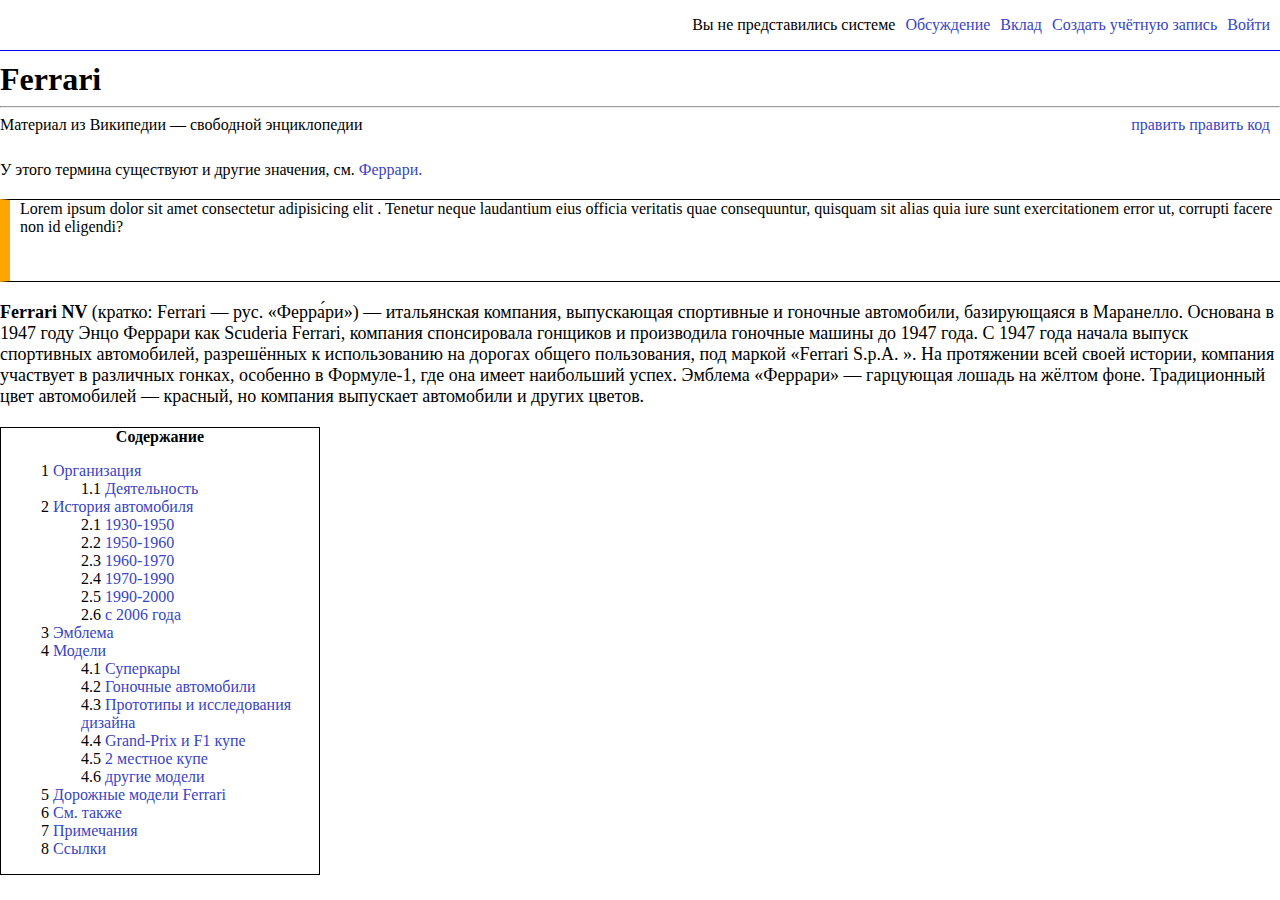
<file: index.html>
<!DOCTYPE html>
<html lang="en">
<head>
    <meta charset="UTF-8">
    <meta name="viewport" content="width=device-width, initial-scale=1.0">
    <title>Ferrari</title>
    <link rel="shortcut icon" href="/image/wikipedia.ico" type="img/x-icon">
    <link rel="stylesheet" href="style/style.css">
</head>
<body>
    <header class="header">
        <nav class="nav">
            <ul>
                <li>Вы не представились системе</li>
                <li><a href="#">Обсуждение</a></li>
                <li><a href="#">Вклад</a></li>
                <li><a href="#">Создать учётную запись</a></li>
                <li><a href="#">Войти</a></li>
            </ul>
        </nav>
    </header>

    <div class="title">
        <div class="container">
            <h1>Ferrari</h1><hr>
            <div class="subtitle">
                <p>Материал из Википедии — свободной энциклопедии</p>
                <div class="subtitle__item">
                    <a href="#">править</a>
                    <a href="#">править код</a>
                </div>
            </div>
        </div>
    </div>
    <div class="main">
        <div class="container">
            <p>У этого термина существуют и другие значения, см. <span><a href="#">Феррари.</a></span></p>
            <div class="main__box">
                <p>Lorem ipsum dolor sit amet consectetur adipisicing elit
                    . Tenetur neque laudantium eius officia veritatis quae
                    consequuntur, quisquam sit alias
                    quia iure sunt exercitationem error 
                    ut, corrupti facere non id eligendi?</p>
            </div>
            <div class="main__text">
                <p>
                    <strong>Ferrari NV </strong>(кратко: Ferrari — рус. «Ферра́ри») — итальянская компания,
                    выпускающая спортивные и гоночные
                    автомобили, базирующаяся в Маранелло. Основана в 1947 году Энцо Феррари как Scuderia Ferrari, 
                    компания спонсировала гонщиков и производила гоночные машины до 1947 года. С 
                    1947 года начала выпуск спортивных автомобилей, разрешённых к 
                    использованию на дорогах общего пользования, под маркой «Ferrari S.p.A.
                    ». На протяжении всей своей истории, компания участвует в различных 
                    гонках, особенно в Формуле-1, где она имеет наибольший успех. 
                    Эмблема «Феррари» — гарцующая лошадь на жёлтом фоне. Традиционный цвет автомобилей — 
                    красный, но компания выпускает автомобили и других цветов.
                </p>
            </div>
            <div class="main__list">
                <h2>Содержание</h2>
                <ol>
                    <li><a href="#">Организация</a>
                        <ol>
                            <li><a href="#">Деятельность</a></li>
                        </ol>
                    </li>
                    <li><a href="#">История автомобиля</a>
                        <ol>
                            <li><a href="#">1930-1950</a></li>
                            <li><a href="#">1950-1960</a></li>
                            <li><a href="#">1960-1970</a></li>
                            <li><a href="#">1970-1990</a></li>
                            <li><a href="#">1990-2000</a></li>
                            <li><a href="#">c 2006 года</a></li>
                        </ol>
                    </li>
                    <li><a href="#">Эмблема</a></li>
                    <li><a href="#">Модели</a>
                        <ol>
                            <li><a href="#">Суперкары</a></li>
                            <li><a href="#">Гоночные автомобили</a></li>
                            <li><a href="#">Прототипы и исследования дизайна</a></li>
                            <li><a href="#">Grand-Prix и F1 купе</a></li>
                            <li><a href="#">2 местное купе</a></li>
                            <li><a href="#">другие модели</a></li>
                        </ol>
                    </li>
                    <li><a href="#">Дорожные модели Ferrari</a></li>
                    <li><a href="#">См. также</a></li>
                    <li><a href="#">Примечания</a></li>
                    <li><a href="#">Ссылки</a></li>
                </ol>
            </div>
        </div>
    </div>
</body>
</html>
</file>
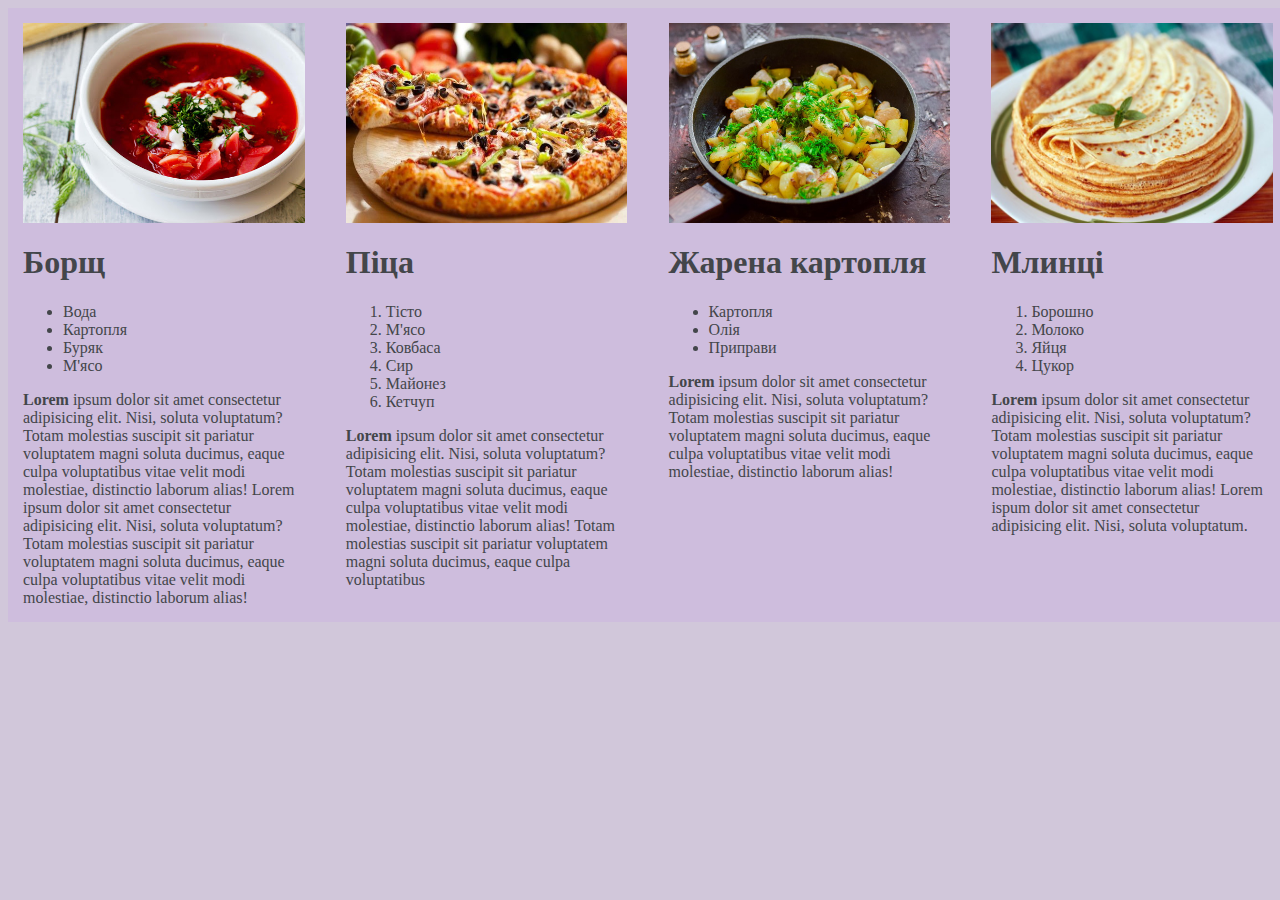
<file: homework/hw - 1/index.html>
<!DOCTYPE html>
<html lang="en">
<head>
    <meta charset="UTF-8">
    <meta name="viewport" content="width=device-width, initial-scale=1.0">
    <title>Homework</title>
    <link rel="stylesheet" href="style/style.css">
</head>
<body>
    <section>
        <div class="container">
            <div class="dishes">
                <div class="dishes__item">
                    <a href="#">
                        <img class="dishes__img" src="image/borschc.jpg" alt="борщ">
                    </a>
                    <h1>Борщ</h1>
                    <ul>
                        <li>Вода</li>
                        <li>Картопля</li>
                        <li>Буряк</li>
                        <li>М'ясо</li>
                    </ul>
                    <p>
                        <strong>Lorem</strong> ipsum dolor sit amet consectetur adipisicing
                        elit. Nisi, soluta voluptatum? Totam molestias suscipit
                        sit pariatur voluptatem magni soluta ducimus,
                        eaque culpa voluptatibus 
                        vitae velit modi molestiae, distinctio laborum alias!
                        Lorem ipsum dolor sit amet consectetur adipisicing
                        elit. Nisi, soluta voluptatum? Totam molestias suscipit
                        sit pariatur voluptatem magni soluta ducimus,
                        eaque culpa voluptatibus 
                        vitae velit modi molestiae, distinctio laborum alias!
                    </p>
                </div>
            </div>
            <div class="dishes">
                <div class="dishes__item">
                    <a href="#">
                        <img class="dishes__img" src="image/pizza.jpg" alt="борщ">
                    </a>
                    <h1>Піца</h1>
                    <ol>
                        <li>Тісто</li>
                        <li>М'ясо</li>
                        <li>Ковбаса</li>
                        <li>Сир</li>
                        <li>Майонез</li>
                        <li>Кетчуп</li>
                    </ol>
                    <p>
                        <strong>Lorem</strong> ipsum dolor sit amet consectetur adipisicing
                        elit. Nisi, soluta voluptatum? Totam molestias suscipit
                        sit pariatur voluptatem magni soluta ducimus,
                        eaque culpa voluptatibus 
                        vitae velit modi molestiae, distinctio laborum alias!
                        Totam molestias suscipit
                        sit pariatur voluptatem magni soluta ducimus,
                        eaque culpa voluptatibus
                        
                    </p>
                </div>
            </div>
            <div class="dishes">
                <div class="dishes__item">
                    <a href="#">
                        <img class="dishes__img" src="image/potato.jpg" alt="борщ">
                    </a>
                    <h1>Жарена картопля</h1>
                    <ul>
                        <li>Картопля</li>
                        <li>Олія</li>
                        <li>Приправи</li>
                    </ul>
                    <p>
                        <strong>Lorem</strong> ipsum dolor sit amet consectetur adipisicing
                        elit. Nisi, soluta voluptatum? Totam molestias suscipit
                        sit pariatur voluptatem magni soluta ducimus,
                        eaque culpa voluptatibus 
                        vitae velit modi molestiae, distinctio laborum alias!
                    </p>
                </div>
            </div>
            <div class="dishes">
                <div class="dishes__item">
                    <a href="#">
                        <img class="dishes__img" src="image/pancakes.jpg" alt="борщ">
                    </a>
                    <h1>Млинці</h1>
                    <ol>
                        <li>Борошно</li>
                        <li>Молоко</li>
                        <li>Яйця</li>
                        <li>Цукор</li>
                    </ol>
                    <p>
                        <strong>Lorem</strong> ipsum dolor sit amet consectetur adipisicing
                        elit. Nisi, soluta voluptatum? Totam molestias suscipit
                        sit pariatur voluptatem magni soluta ducimus,
                        eaque culpa voluptatibus 
                        vitae velit modi molestiae, distinctio laborum alias!
                        Lorem ispum dolor sit amet consectetur adipisicing
                        elit. Nisi, soluta voluptatum.
                        
                    </p>
                </div>
            </div>
        </div>
        
    </section>
</body>
</html>
</file>
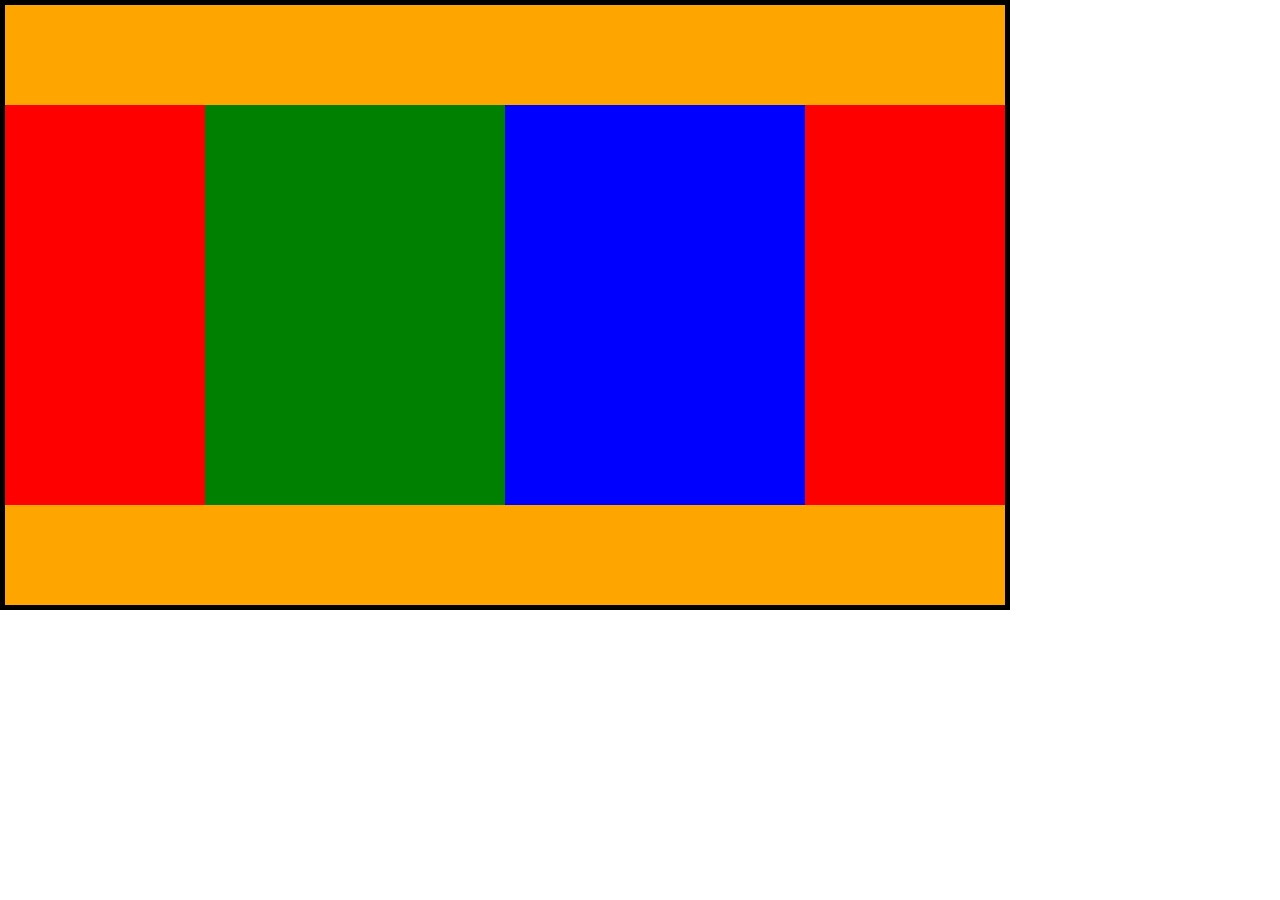
<file: homework/hw - 2/index.html>
<!doctype html>
<html lang="en">
<head>
    <meta charset="UTF-8">
    <meta name="viewport"
          content="width=device-width, user-scalable=no, initial-scale=1.0, maximum-scale=1.0, minimum-scale=1.0">
    <meta http-equiv="X-UA-Compatible" content="ie=edge">
    <link rel="stylesheet" href="style.css">
    <title>Document</title>
</head>
<body>
    <div class="wrap bg-black">
        <div class="wide bg-org"></div>
        <div class="f-l w-20 h-400 bg-red"></div>
        <div class="f-l w-30 h-400 bg-gr"></div>
        <div class="f-l w-30 h-400 bg-bl"></div>
        <div class="f-l w-20 h-400 bg-red"></div>
        <div class="wide bg-org clearfix"></div>
    </div>
</body>
</html>
</file>
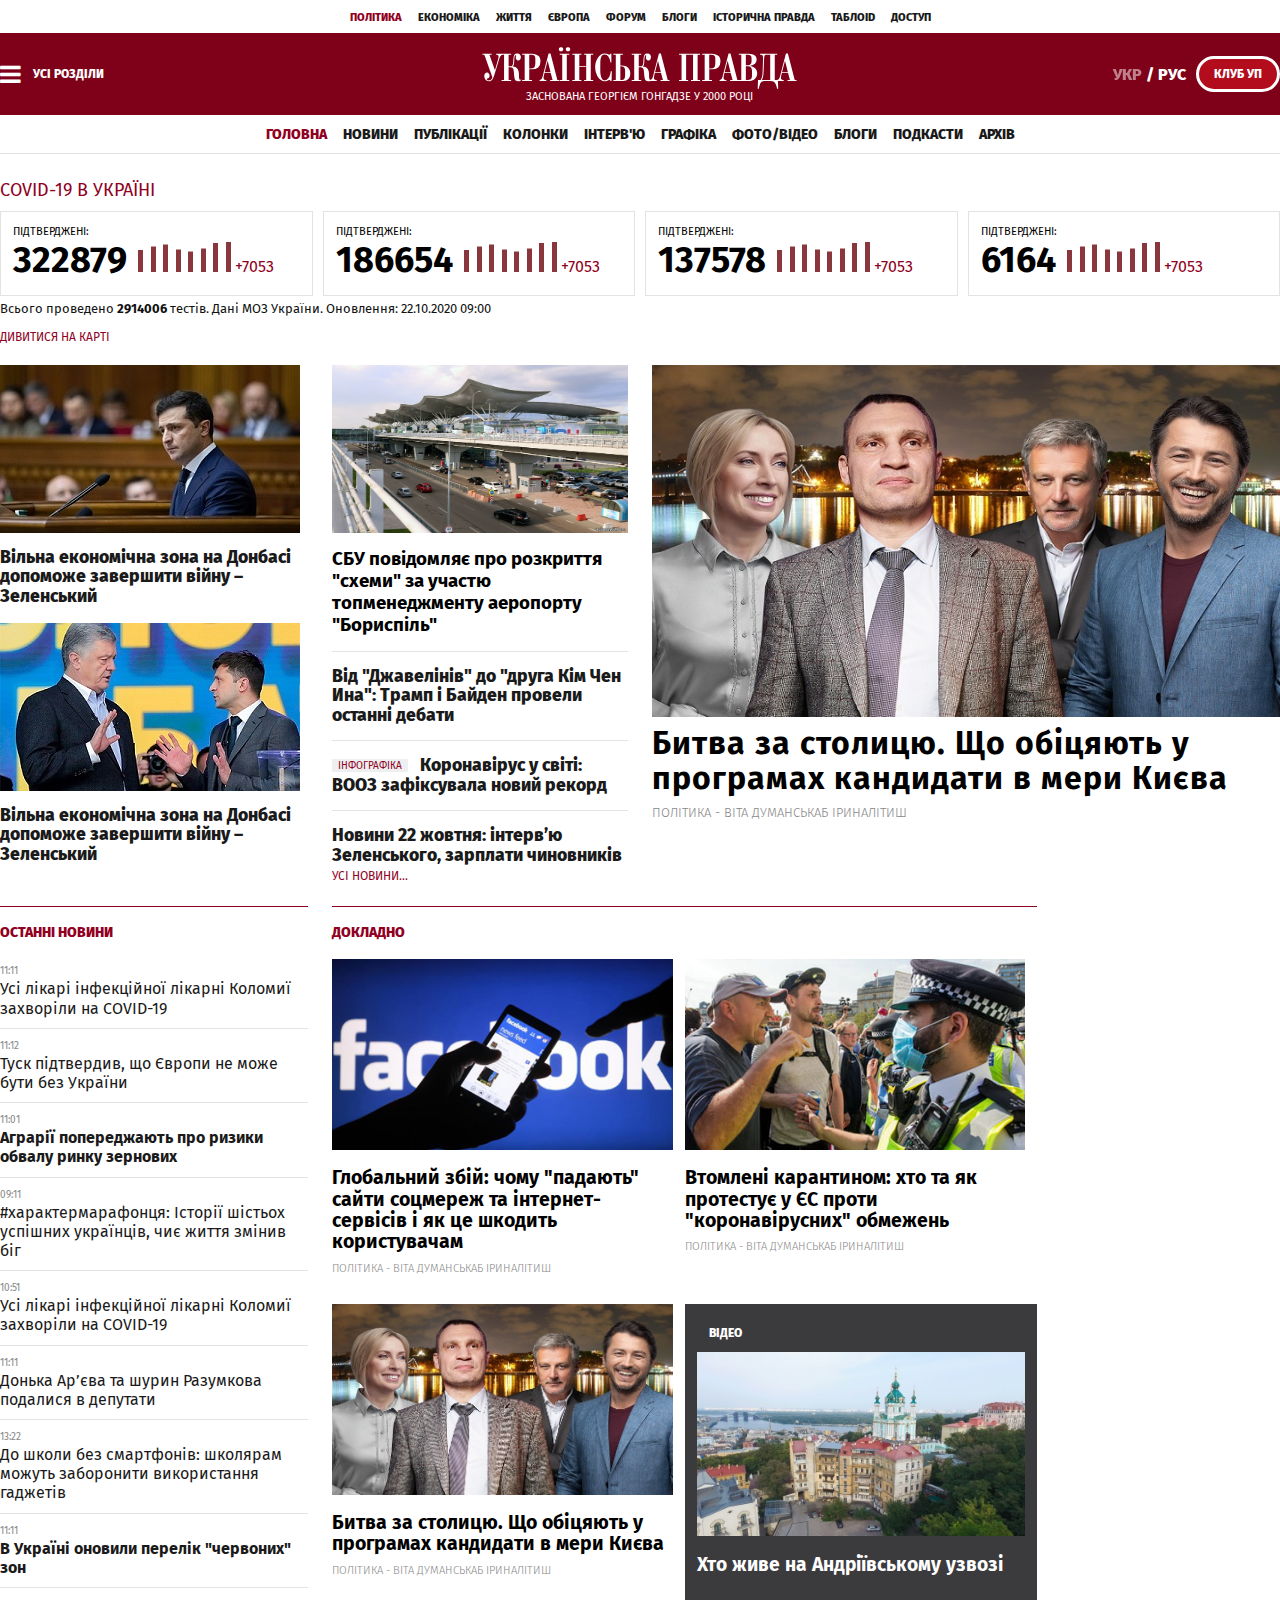
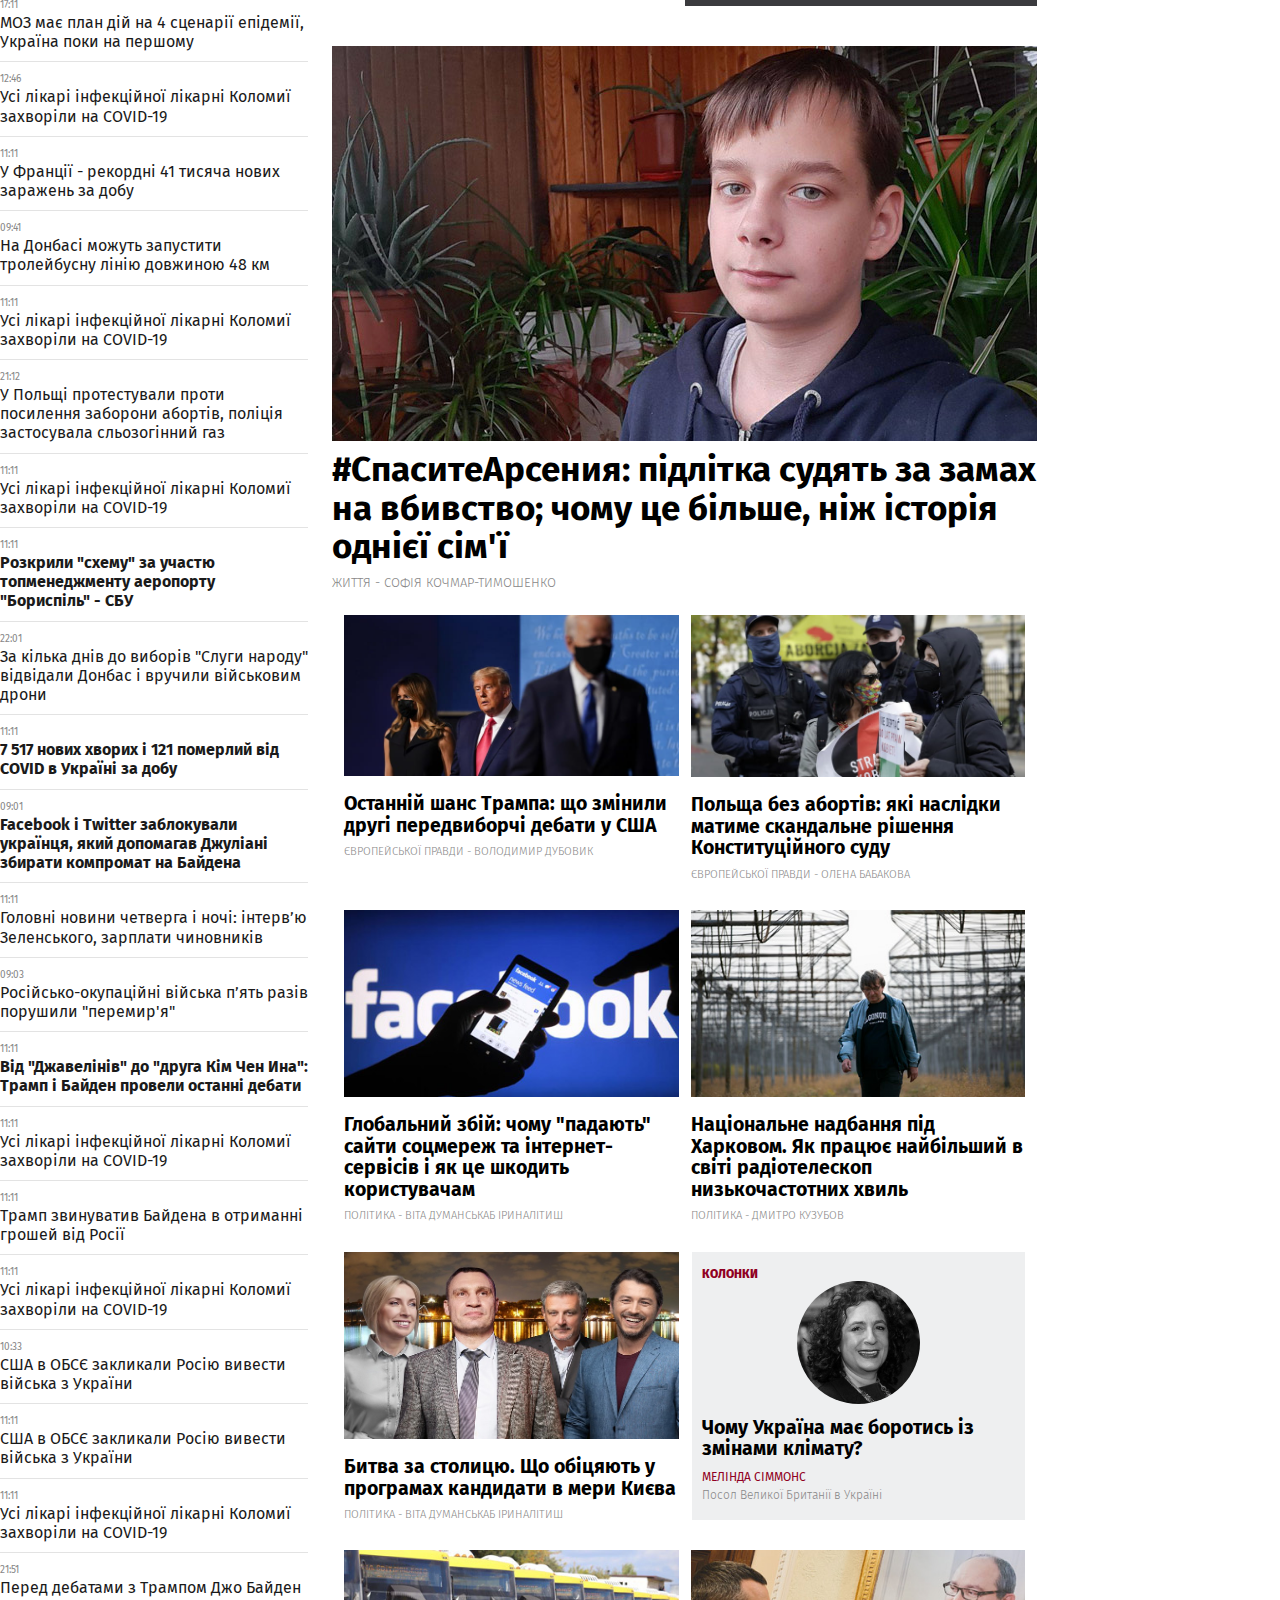
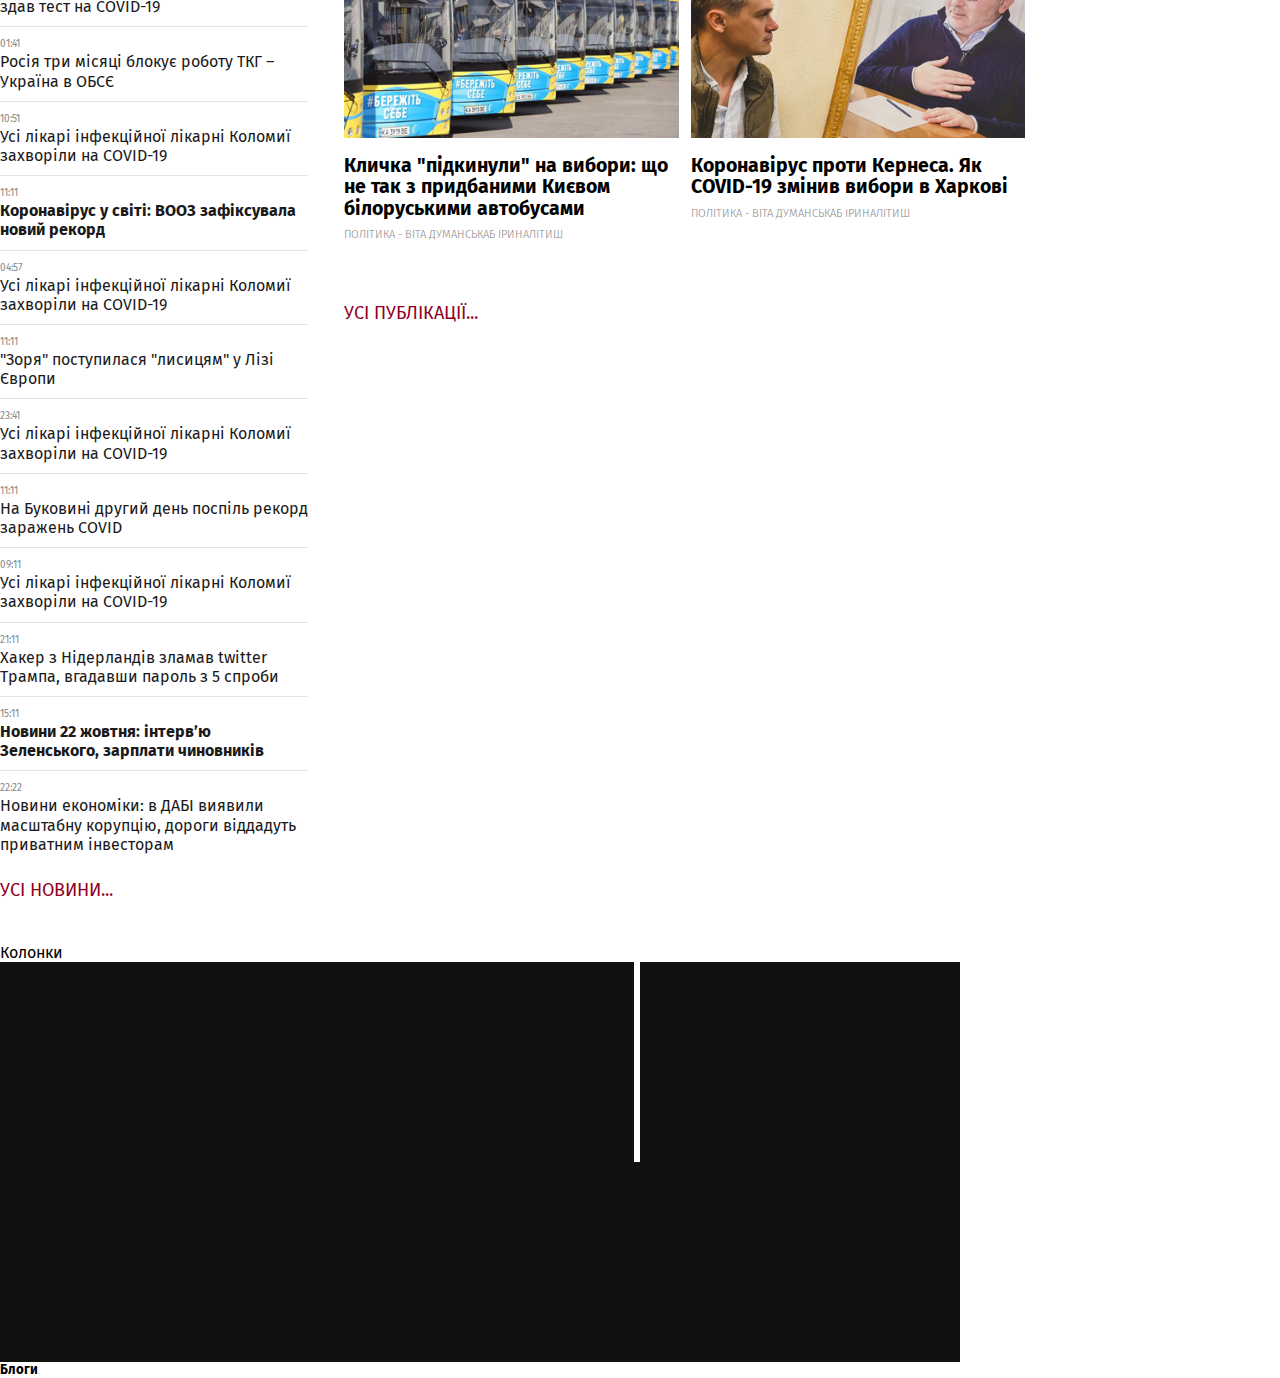
<file: homework/ukrpravda/index.html>
<!DOCTYPE html>
<html lang="uk">
<head>
    <meta charset="UTF-8">
    <meta name="viewport" content="width=device-width, initial-scale=1.0">
    <title>Українська правда</title>
    <link href="https://fonts.googleapis.com/css2?family=Fira+Sans:wght@400;700;800&display=swap" rel="stylesheet">
    <link rel="icon" type="image/png" href="images/favicon-32x32.png" sizes="32x32">
    <link rel="stylesheet" href="https://stackpath.bootstrapcdn.com/font-awesome/4.7.0/css/font-awesome.min.css">
    <link rel="stylesheet" href="style.css">
</head>
<body>
<header>
    <nav >
        <div class="container">
            <ul class="menu__top">
                <li class="menu__top-item">
                    <a href="#" class="menu__top-link active">Політика</a>
                </li>
                <li class="menu__top-item">
                    <a href="#" class="menu__top-link">Економіка</a>
                </li>
                <li class="menu__top-item">
                    <a href="#" class="menu__top-link">Життя</a>
                </li>
                <li class="menu__top-item">
                    <a href="#" class="menu__top-link">Європа</a>
                </li>
                <li class="menu__top-item">
                    <a href="#" class="menu__top-link">Форум</a>
                </li>
                <li class="menu__top-item">
                    <a href="#" class="menu__top-link">Блоги</a>
                </li>
                <li class="menu__top-item">
                    <a href="#" class="menu__top-link">Історична правда</a>
                </li>
                <li class="menu__top-item">
                    <a href="#" class="menu__top-link">таблоid</a>
                </li>
                <li class="menu__top-item">
                    <a href="#" class="menu__top-link">Доступ</a>
                </li>
            </ul>
        </div>
    </nav>
    <div class="menu">
        <div class="container">
            <div class="menu__midle">
                <div class="sections">
                    <i class="fa fa-bars"></i>
                    <a href="#">Усі розділи</a>
                </div>
                <div class="logo">
                    <a href="#">
                        <svg aria-label="Українська правда" x="0px" y="0px" viewBox="0 0 308 42" fill="#fff" xml:space="preserve" class="brand-svg">
                            <title>Українська правда</title>

                            <path class="cls-1" d="M21.483,13.8a13.258,13.258,0,0,0,.495-2.076q0.059-.6.06-0.794A1.979,1.979,0,0,0,21.8,9.857a1.523,1.523,0,0,0-.574-0.543,1.629,1.629,0,0,0-.634-0.194Q20.3,9.1,20.177,9.1h-0.4V8.246h5.938V9.1a3.551,3.551,0,0,0-2,1.32,7.371,7.371,0,0,0-.772,1.746L18.434,26.989q-0.474,1.476-.93,2.755a10.3,10.3,0,0,1-1.068,2.212,5.185,5.185,0,0,1-1.425,1.474,3.374,3.374,0,0,1-1.92.542,3.888,3.888,0,0,1-1.761-.406A4.583,4.583,0,0,1,9.924,32.48a5.025,5.025,0,0,1-.93-1.591,5.487,5.487,0,0,1-.336-1.921,3.177,3.177,0,0,1,.811-2.309,2.469,2.469,0,0,1,1.8-.834,2.243,2.243,0,0,1,1.642.756,2.865,2.865,0,0,1,.733,2.077,2.662,2.662,0,0,1-.356,1.474,3.02,3.02,0,0,1-.673.775,2.227,2.227,0,0,1-.456.272c-0.172.077-.337,0.155-0.495,0.232a2.48,2.48,0,0,0-.416.252,0.4,0.4,0,0,0-.178.329,1.03,1.03,0,0,0,.495.737,2.446,2.446,0,0,0,1.524.39,3.716,3.716,0,0,0,.712-0.077,2.031,2.031,0,0,0,.812-0.389,4.379,4.379,0,0,0,.851-0.892,5.963,5.963,0,0,0,.792-1.63L8.736,9.1H6.994V8.246h8.591V9.1h-2.1l5.186,14.628Zm11.44,6.132a4.96,4.96,0,0,0,1.128-.117,1.581,1.581,0,0,0,.871-0.582,3.486,3.486,0,0,0,.594-1.358,12.17,12.17,0,0,0,.257-2.444,30.4,30.4,0,0,1,.316-3.706,8.029,8.029,0,0,1,.673-2.308,2.406,2.406,0,0,1,1.128-1.165,4.232,4.232,0,0,1,1.723-.309,3.314,3.314,0,0,1,1.544.33,2.921,2.921,0,0,1,1.01.834,3.582,3.582,0,0,1,.554,1.086,3.744,3.744,0,0,1,.178,1.087,3.864,3.864,0,0,1-.633,2.193,2.054,2.054,0,0,1-1.821.95,1.922,1.922,0,0,1-1.722-.8,2.861,2.861,0,0,1-.535-1.611V11.662a1.25,1.25,0,0,1,.04-0.311c0.053-.18.106-0.343,0.159-0.485a1.518,1.518,0,0,0,.079-0.524,2.815,2.815,0,0,0-.039-0.466,0.3,0.3,0,0,0-.356-0.232,0.869,0.869,0,0,0-.792.621,5.55,5.55,0,0,0-.4,1.533,17.377,17.377,0,0,0-.138,1.9q-0.02.99-.06,1.727a13.5,13.5,0,0,1-.356,2.969,3.033,3.033,0,0,1-1.069,1.571L35.3,20.12a7.155,7.155,0,0,1,1.406.194,5.2,5.2,0,0,1,1.8.815,5.785,5.785,0,0,1,1.643,1.843,7.593,7.593,0,0,1,.891,3.318q0.079,1.048.079,2.154T41.2,30.461a4.957,4.957,0,0,0,.336,1.514,0.877,0.877,0,0,0,.852.6,1.032,1.032,0,0,0,.712-0.349l0.356,0.582a3.823,3.823,0,0,1-1.385.835,9.042,9.042,0,0,1-1.188.329,4.122,4.122,0,0,1-.792,0,3.953,3.953,0,0,1-1.7-.446,2.523,2.523,0,0,1-1.01-1.2,8.484,8.484,0,0,1-.574-2.27q-0.2-1.436-.356-3.647c-0.053-.725-0.119-1.422-0.2-2.1a7.158,7.158,0,0,0-.436-1.8,2.883,2.883,0,0,0-.93-1.261,2.79,2.79,0,0,0-1.722-.467h-1.7V32.809h2.336v0.854H24.887V32.809h2.3V9.1h-2.3V8.246h8.907V9.1H31.458V19.927h1.465ZM46.5,9.1H44.166V8.246h8.749a12.456,12.456,0,0,1,4.038.564,6.852,6.852,0,0,1,2.593,1.513,5.261,5.261,0,0,1,1.366,2.231,9.04,9.04,0,0,1,.4,2.677q0,4.074-2.137,5.82T52.756,22.8H50.776V32.809h2.613v0.854H44.166V32.809H46.5V9.1Zm5.661,12.844a12.48,12.48,0,0,0,1.762-.116,2.331,2.331,0,0,0,1.365-.681,3.854,3.854,0,0,0,.871-1.688,12.155,12.155,0,0,0,.317-3.142V13.563a15.279,15.279,0,0,0-.1-1.823,2.979,2.979,0,0,0-.514-1.4,2.718,2.718,0,0,0-1.227-.912,5.989,5.989,0,0,0-2.2-.33H50.776V21.945h1.386Zm18.684,4.307h-5.78L64.632,27.92a3.69,3.69,0,0,0-.1.427c-0.04.208-.126,0.711-0.257,1.513a5.1,5.1,0,0,0-.1.777,2.229,2.229,0,0,0,.1.775,1.528,1.528,0,0,0,.87,1.068,7.5,7.5,0,0,0,1.624.329v0.854H60.475V32.809a2.29,2.29,0,0,0,1.287-.407,2.839,2.839,0,0,0,.811-0.97,6.4,6.4,0,0,0,.515-1.358q0.2-.756.436-1.61L68.867,7.937h1.821L77.1,32.809h1.663v0.854H70.372V32.809h2.256ZM68,14.843L65.225,25.4h5.5ZM78.486,3.94a1.822,1.822,0,0,1,.3-1.125,1.886,1.886,0,0,1,.653-0.564,2.152,2.152,0,0,1,.693-0.213C80.353,2.013,80.492,2,80.545,2c0.079,0,.224.013,0.435,0.039a2.15,2.15,0,0,1,.673.213,1.719,1.719,0,0,1,.633.564,1.921,1.921,0,0,1,.278,1.125,2.046,2.046,0,0,1-.5,1.435,1.959,1.959,0,0,1-1.523.544A1.989,1.989,0,0,1,79,5.356,2.018,2.018,0,0,1,78.486,3.94ZM79.317,9.1V8.246h8.947V9.1H85.928V32.809h2.335v0.854H79.317V32.809h2.335V9.1H79.317Zm5.7-5.161a1.826,1.826,0,0,1,.3-1.125,1.883,1.883,0,0,1,.654-0.564,2.15,2.15,0,0,1,.692-0.213C86.885,2.013,87.023,2,87.076,2s0.191,0.013.416,0.039a2.154,2.154,0,0,1,.692.213,1.891,1.891,0,0,1,.654.564,1.827,1.827,0,0,1,.3,1.125,2,2,0,0,1-.514,1.435,2.028,2.028,0,0,1-1.544.544,1.988,1.988,0,0,1-1.544-.562A2.019,2.019,0,0,1,85.018,3.94ZM99.586,8.246V9.1h-1.94V19.81H104.1V9.1h-1.94V8.246h8.511V9.1h-2.3V32.809h2.3v0.854h-8.511V32.809h1.94V20.665H97.646V32.809h1.94v0.854H91.075V32.809h2.3V9.1h-2.3V8.246h8.511Zm27.274,8.188a12.7,12.7,0,0,0-2.038-5.627,4.206,4.206,0,0,0-3.385-2.018,2.954,2.954,0,0,0-2.474,1.086,6.616,6.616,0,0,0-1.208,2.581,14.654,14.654,0,0,0-.395,3.027q-0.04,1.533-.04,2.426l-0.039,5.316a25.615,25.615,0,0,0,.376,4.85,11.227,11.227,0,0,0,.97,3.026,3.9,3.9,0,0,0,1.326,1.572,2.76,2.76,0,0,0,1.445.447,3.708,3.708,0,0,0,1.643-.447,5.561,5.561,0,0,0,1.722-1.436,9.37,9.37,0,0,0,1.464-2.6,15.062,15.062,0,0,0,.871-3.977h0.99l-0.238,9h-0.99a1.475,1.475,0,0,0-.554-0.8,1.309,1.309,0,0,0-.633-0.174,1.833,1.833,0,0,0-.871.232q-0.437.233-.911,0.465a6.563,6.563,0,0,1-.89.389,4.225,4.225,0,0,1-1.406.193,6.469,6.469,0,0,1-3.859-1.2,10.442,10.442,0,0,1-2.85-3.124,15.841,15.841,0,0,1-1.782-4.268,18.389,18.389,0,0,1-.614-4.676,16.634,16.634,0,0,1,.634-4.481,15.742,15.742,0,0,1,1.781-4.114A10.317,10.317,0,0,1,117.7,9.1a6.187,6.187,0,0,1,3.662-1.163,6.123,6.123,0,0,1,1.979.309q0.91,0.312,1.663.622a3.364,3.364,0,0,0,.336.116,1.227,1.227,0,0,0,.337.039,1.261,1.261,0,0,0,.515-0.156,0.883,0.883,0,0,0,.435-0.622h1.029v8.188H126.86Zm10.372,2.716a10.611,10.611,0,0,1,3.306.485,7.285,7.285,0,0,1,2.553,1.416,6.323,6.323,0,0,1,1.662,2.309,7.91,7.91,0,0,1,.594,3.164,8.072,8.072,0,0,1-.752,3.8,5.814,5.814,0,0,1-1.9,2.154,6.283,6.283,0,0,1-2.494.97,16.088,16.088,0,0,1-2.494.213h-8.234V32.809h2.336V9.1h-2.336V8.246h8.907V9.1h-2.3V19.151h1.148Zm-0.158,13.658a4.561,4.561,0,0,0,1.524-.233,2.348,2.348,0,0,0,1.089-.8,3.651,3.651,0,0,0,.633-1.493,11.7,11.7,0,0,0,.2-2.367V24.893a13.987,13.987,0,0,0-.139-2.076,4.4,4.4,0,0,0-.5-1.532,2.408,2.408,0,0,0-.989-0.95A3.617,3.617,0,0,0,137.232,20h-1.148V32.809h0.99Zm17.695-12.882a4.966,4.966,0,0,0,1.128-.117,1.584,1.584,0,0,0,.871-0.582,3.5,3.5,0,0,0,.594-1.358,12.151,12.151,0,0,0,.257-2.444,30.333,30.333,0,0,1,.316-3.706,7.954,7.954,0,0,1,.675-2.308,2.386,2.386,0,0,1,1.128-1.165,4.226,4.226,0,0,1,1.722-.309,3.31,3.31,0,0,1,1.543.33,2.91,2.91,0,0,1,1.009.834,3.579,3.579,0,0,1,.555,1.086,3.731,3.731,0,0,1,.179,1.087,3.858,3.858,0,0,1-.636,2.193,2.055,2.055,0,0,1-1.82.95,1.924,1.924,0,0,1-1.722-.8,2.865,2.865,0,0,1-.535-1.611V11.662a1.273,1.273,0,0,1,.039-0.311c0.055-.18.107-0.343,0.159-0.485a1.484,1.484,0,0,0,.08-0.524,2.814,2.814,0,0,0-.039-0.466,0.3,0.3,0,0,0-.358-0.232,0.87,0.87,0,0,0-.791.621,5.623,5.623,0,0,0-.4,1.533,17.66,17.66,0,0,0-.137,1.9c-0.013.66-.034,1.236-0.06,1.727a13.458,13.458,0,0,1-.355,2.969,3.042,3.042,0,0,1-1.07,1.571l0.04,0.154a7.162,7.162,0,0,1,1.406.194,5.194,5.194,0,0,1,1.8.815,5.8,5.8,0,0,1,1.644,1.843,7.59,7.59,0,0,1,.889,3.318c0.052,0.7.081,1.417,0.081,2.154s0.026,1.409.078,2.017a4.962,4.962,0,0,0,.337,1.514,0.877,0.877,0,0,0,.85.6,1.034,1.034,0,0,0,.714-0.349l0.355,0.582a3.834,3.834,0,0,1-1.385.835,8.94,8.94,0,0,1-1.188.329,4.115,4.115,0,0,1-.791,0,3.959,3.959,0,0,1-1.7-.446,2.536,2.536,0,0,1-1.009-1.2,8.489,8.489,0,0,1-.574-2.27q-0.2-1.436-.357-3.647c-0.052-.725-0.117-1.422-0.2-2.1a6.987,6.987,0,0,0-.436-1.8,2.872,2.872,0,0,0-.93-1.261,2.787,2.787,0,0,0-1.722-.467h-1.7V32.809h2.336v0.854h-8.907V32.809h2.3V9.1h-2.3V8.246h8.907V9.1H153.3V19.927h1.465Zm19.4,6.325h-5.779l-0.436,1.669a3.643,3.643,0,0,0-.1.427c-0.039.208-.124,0.711-0.257,1.513a5.142,5.142,0,0,0-.1.777,2.2,2.2,0,0,0,.1.775,1.526,1.526,0,0,0,.872,1.068,7.477,7.477,0,0,0,1.622.329v0.854h-6.294V32.809a2.283,2.283,0,0,0,1.286-.407,2.819,2.819,0,0,0,.812-0.97,6.453,6.453,0,0,0,.515-1.358q0.2-.756.435-1.61l5.344-20.527h1.822l6.413,24.872h1.662v0.854h-8.392V32.809h2.256Zm-2.85-11.408L168.545,25.4h5.5ZM197.64,32.809h1.939v0.854h-8.55V32.809h2.335V9.1h-2.335V8.246h19.714V9.1h-2.336V32.809h2.336v0.854h-8.551V32.809h1.94V9.1H197.64V32.809ZM215.018,9.1h-2.336V8.246h8.749a12.46,12.46,0,0,1,4.038.564,6.843,6.843,0,0,1,2.592,1.513,5.261,5.261,0,0,1,1.367,2.231,9.043,9.043,0,0,1,.4,2.677q0,4.074-2.138,5.82T221.273,22.8h-1.98V32.809h2.613v0.854h-9.224V32.809h2.336V9.1Zm5.661,12.844a12.468,12.468,0,0,0,1.761-.116,2.332,2.332,0,0,0,1.366-.681,3.866,3.866,0,0,0,.871-1.688,12.166,12.166,0,0,0,.316-3.142V13.563a15.423,15.423,0,0,0-.1-1.823,2.988,2.988,0,0,0-.515-1.4,2.711,2.711,0,0,0-1.227-.912,5.99,5.99,0,0,0-2.2-.33h-1.662V21.945h1.386Zm18.685,4.307h-5.779l-0.436,1.669a3.643,3.643,0,0,0-.1.427c-0.039.208-.124,0.711-0.257,1.513a5.142,5.142,0,0,0-.1.777,2.223,2.223,0,0,0,.1.775,1.528,1.528,0,0,0,.872,1.068,7.477,7.477,0,0,0,1.622.329v0.854h-6.294V32.809a2.283,2.283,0,0,0,1.286-.407,2.819,2.819,0,0,0,.812-0.97,6.453,6.453,0,0,0,.515-1.358q0.2-.756.435-1.61l5.344-20.527h1.822l6.413,24.872h1.662v0.854h-8.392V32.809h2.257Zm-2.85-11.408L233.743,25.4h5.5Zm19.318-6.6a13.8,13.8,0,0,1,3.741.428,6.976,6.976,0,0,1,2.4,1.144,3.948,3.948,0,0,1,1.286,1.708,5.808,5.808,0,0,1,.376,2.076,4.847,4.847,0,0,1-1.564,3.9,10.187,10.187,0,0,1-4.294,2l0.039,0.194a11.589,11.589,0,0,1,3.405,1.435,7.281,7.281,0,0,1,1.92,1.785,5.147,5.147,0,0,1,.851,1.863,8.118,8.118,0,0,1,.2,1.669,7.435,7.435,0,0,1-.594,3.045,6.414,6.414,0,0,1-1.664,2.27,7.186,7.186,0,0,1-2.592,1.416,10.951,10.951,0,0,1-3.345.485H247V32.809h2.3V9.1H247V8.246h8.828Zm-0.278,10.788c0.1,0,.337-0.021.693-0.059a2.73,2.73,0,0,0,1.129-.426,3.285,3.285,0,0,0,1.049-1.126,4.224,4.224,0,0,0,.455-2.154v-2.6c0-.181-0.014-0.466-0.04-0.854a3.156,3.156,0,0,0-.336-1.183,2.961,2.961,0,0,0-.931-1.068,3.043,3.043,0,0,0-1.82-.466h-2.177v9.934h1.978Zm-0.2,13.774a4.723,4.723,0,0,0,2.216-.426,2.964,2.964,0,0,0,1.188-1.107,3.953,3.953,0,0,0,.495-1.571,16.776,16.776,0,0,0,.1-1.824V25.2a16.229,16.229,0,0,0-.1-1.67,5.892,5.892,0,0,0-.455-1.746,3.351,3.351,0,0,0-1.089-1.358,3.3,3.3,0,0,0-2-.543h-2.136V32.809h1.781Zm27.59-24.562V9.1h-2.3V32.809h2.929L283.858,41h-1.109a12.845,12.845,0,0,0-1.108-4.055A6.929,6.929,0,0,0,280,34.749a4.06,4.06,0,0,0-1.762-.913,7.79,7.79,0,0,0-1.464-.174h-5.741a7.085,7.085,0,0,0-1.5.174,3.024,3.024,0,0,0-1.5.913,6.9,6.9,0,0,0-1.307,2.193A17.4,17.4,0,0,0,265.767,41h-1.109l0.317-8.188h2.454a14.915,14.915,0,0,0,1.248-3.064,17.951,17.951,0,0,0,.573-4.347l0.356-10.089c0.026-.931.054-1.8,0.079-2.6a7.817,7.817,0,0,0-.158-2.037,2.047,2.047,0,0,0-.811-1.261,2.859,2.859,0,0,0-1.881-.311V8.246h16.112Zm-6.571.854h-3.009a11.145,11.145,0,0,0-1.246.058,1.1,1.1,0,0,0-.792.467,3.261,3.261,0,0,0-.456,1.338,23.205,23.205,0,0,0-.237,2.678L270.16,25.4c-0.053,1.036-.124,1.934-0.218,2.7a13.984,13.984,0,0,1-.376,2.018,11.384,11.384,0,0,1-.513,1.513c-0.186.426-.371,0.822-0.555,1.183h7.878V9.1Zm16.705,17.151H287.3l-0.436,1.669a3.867,3.867,0,0,0-.1.427c-0.038.208-.124,0.711-0.256,1.513a5.145,5.145,0,0,0-.1.777,2.224,2.224,0,0,0,.1.775,1.525,1.525,0,0,0,.871,1.068,7.49,7.49,0,0,0,1.622.329v0.854h-6.294V32.809A2.283,2.283,0,0,0,284,32.4a2.819,2.819,0,0,0,.812-0.97,6.345,6.345,0,0,0,.515-1.358q0.2-.756.436-1.61L291.1,7.937h1.822l6.414,24.872H301v0.854h-8.392V32.809h2.256Zm-2.85-11.408L287.46,25.4h5.5Z"></path>
                        </svg>
                    </a>
                    <p class="logo__title">ЗАСНОВАНА ГЕОРГІЄМ ГОНГАДЗЕ У 2000 РОЦІ</p>
                </div>
                <div class="language">
                    <a href="#">
                        <span class="language__ua">Укр</span>
                        <span>/</span>
                        <span class="language__ru">Рус</span>
                    </a>
                    <a class="language__link" href="#">
                        Клуб уп
                    </a>
                </div>
            </div>
        </div>
    </div>
    <nav class="menu__bottom-hr">
        <div class="container">
            <ul class="menu__bootom">
                <li class="menu__bottom-item">
                    <a class="active" href="#">Головна</a>
                </li>
                <li class="menu__bottom-item">
                    <a href="#">Новини</a>
                </li>
                <li class="menu__bottom-item">
                    <a href="#">Публікації</a>
                </li>
                <li class="menu__bottom-item">
                    <a href="#">Колонки</a>
                </li>
                <li class="menu__bottom-item">
                    <a href="#">Інтерв'ю</a>
                </li>
                <li class="menu__bottom-item">
                    <a href="#">Графіка</a>
                </li>
                <li class="menu__bottom-item">
                    <a href="#">Фото/Відео</a>
                </li>
                <li class="menu__bottom-item">
                    <a href="#">Блоги</a>
                </li>
                <li class="menu__bottom-item">
                    <a href="#">Подкасти</a>
                </li>
                <li class="menu__bottom-item">
                    <a href="#">Архів</a>
                </li>
            </ul>
        </div>
    </nav>
</header>
<main>
    <div class="container">
        <div class="covid">
            <h3 class="covid__title">
                Covid-19 в Україні
            </h3>
            <div class="covid__statistics">
                <div class="covid__statistics-data">
                    <p>Підтверджені:</p>
                    <span class="today">322879</span>
                    <img src="images/confirmed.png" alt="statistics">
                    <span class="more">+7053</span>
                </div>
                <div class="covid__statistics-data">
                    <p>Підтверджені:</p>
                    <span class="today">186654</span>
                    <img src="images/confirmed.png" alt="statistics">
                    <span class="more">+7053</span>
                </div>
                <div class="covid__statistics-data">
                    <p>Підтверджені:</p>
                    <span class="today">137578</span>
                    <img src="images/confirmed.png" alt="statistics">
                    <span class="more">+7053</span>
                </div>
                <div class="covid__statistics-data">
                    <p>Підтверджені:</p>
                    <span class="today">6164</span>
                    <img src="images/confirmed.png" alt="statistics">
                    <span class="more">+7053</span>
                </div>
            </div>
            <p class="covid__text">Всього проведено <b>2914006</b> тестів. Дані МОЗ України. Оновлення: 22.10.2020 09:00</p>
            <a class="covid__map" href="#">Дивитися на карті</a>
        </div>
        <section class="uk__news">
            <div class="uk__news-pol">
                <div class="news__vova">
                    <img src="images/vova.jpg" alt="vova">
                    <a href="#">Вільна економічна зона на Донбасі допоможе завершити війну – Зеленський</a>
                </div>
                <div class="news__poroshenko">
                    <img src="images/poroshenko.jpg" alt="poroshenko">
                    <a href="#">Вільна економічна зона на Донбасі допоможе завершити війну – Зеленський</a>
                </div>

            </div>
            <div class="uk__news-sport">
                <div class="news-spotr-today">
                    <img src="images/borispol.jpg" alt="dinamo">
                    <h3>СБУ повідомляє про розкриття "схеми" за участю топменеджменту аеропорту "Бориспіль"
                    </h3>
                </div>
                <div class="uk__news-world">
                    Від "Джавелінів" до "друга Кім Чен Ина": Трамп і Байден провели останні дебати
                </div>
                <div class="covir__record">
                    <span>інфографіка</span>
                    Коронавірус у світі: ВООЗ зафіксувала новий рекорд
                </div>
                <div class="last__news">
                    Новини 22 жовтня: інтерв’ю Зеленського, зарплати чиновників
                    <span class="all__news">Усі новини...</span>
                </div>

            </div>
            <div class="uk__news-kiev">
                <img src="images/kiev.jpg" alt="kiev">
                <h3>Битва за столицю. Що обіцяють у програмах кандидати в мери Києва</h3>
                <p>політика - віта думанськаб іриналітиш</p>
            </div>
        </section>
        <section class="news__time">
            <article class="last__news-time">
                <h6>Останні новини</h6>
                <div class="time__news">
                    <span class="time">11:11</span>
                    <p class="time__news-text">
                        Усі лікарі інфекційної лікарні Коломиї захворіли на COVID-19
                    </p>
                </div>
                <div class="time__news">
                    <span class="time">11:12</span>
                    <p class="time__news-text">
                        Туск підтвердив, що Європи не може бути без України
                    </p>
                </div>
                <div class="time__news">
                    <span class="time">11:01</span>
                    <p class="time__news-text">
                        <b>Аграрії попереджають про ризики обвалу ринку зернових</b>
                    </p>
                </div>
                <div class="time__news">
                    <span class="time">09:11</span>
                    <p class="time__news-text">
                        #характермарафонця: Історії шістьох успішних українців, чиє життя змінив біг
                    </p>
                </div>
                <div class="time__news">
                    <span class="time">10:51</span>
                    <p class="time__news-text">
                        Усі лікарі інфекційної лікарні Коломиї захворіли на COVID-19
                    </p>
                </div>
                <div class="time__news">
                    <span class="time">11:11</span>
                    <p class="time__news-text">
                        Донька Ар’єва та шурин Разумкова подалися в депутати
                    </p>
                </div>
                <div class="time__news">
                    <span class="time">13:22</span>
                    <p class="time__news-text">
                        До школи без смартфонів: школярам можуть заборонити використання гаджетів
                    </p>
                </div>
                <div class="time__news">
                    <span class="time">11:11</span>
                    <p class="time__news-text">
                        <b>В Україні оновили перелік "червоних" зон</b>
                    </p>
                </div>
                <div class="time__news">
                    <span class="time">17:11</span>
                    <p class="time__news-text">
                        МОЗ має план дій на 4 сценарії епідемії, Україна поки на першому
                    </p>
                </div>
                <div class="time__news">
                    <span class="time">12:46</span>
                    <p class="time__news-text">
                        Усі лікарі інфекційної лікарні Коломиї захворіли на COVID-19
                    </p>
                </div>
                <div class="time__news">
                    <span class="time">11:11</span>
                    <p class="time__news-text">
                        У Франції - рекордні 41 тисяча нових заражень за добу
                    </p>
                </div>
                <div class="time__news">
                    <span class="time">09:41</span>
                    <p class="time__news-text">
                        На Донбасі можуть запустити тролейбусну лінію довжиною 48 км
                    </p>
                </div>
                <div class="time__news">
                    <span class="time">11:11</span>
                    <p class="time__news-text">
                        Усі лікарі інфекційної лікарні Коломиї захворіли на COVID-19
                    </p>
                </div>
                <div class="time__news">
                    <span class="time">21:12</span>
                    <p class="time__news-text">
                        У Польщі протестували проти посилення заборони абортів, поліція застосувала сльозогінний газ
                    </p>
                </div>
                <div class="time__news">
                    <span class="time">11:11</span>
                    <p class="time__news-text">
                        Усі лікарі інфекційної лікарні Коломиї захворіли на COVID-19
                    </p>
                </div>
                <div class="time__news">
                    <span class="time">11:11</span>
                    <p class="time__news-text">
                        <b>Розкрили "схему" за участю топменеджменту аеропорту "Бориспіль" - СБУ</b>
                    </p>
                </div>
                <div class="time__news">
                    <span class="time">22:01</span>
                    <p class="time__news-text">
                        За кілька днів до виборів "Слуги народу" відвідали Донбас і вручили військовим дрони
                    </p>
                </div>
                <div class="time__news">
                    <span class="time">11:11</span>
                    <p class="time__news-text">
                        <b>7 517 нових хворих і 121 померлий від COVID в Україні за добу</b>
                    </p>
                </div>
                <div class="time__news">
                    <span class="time">09:01</span>
                    <p class="time__news-text">
                        <b>Facebook і Twitter заблокували українця, який допомагав Джуліані збирати компромат на Байдена</b>
                    </p>
                </div>
                <div class="time__news">
                    <span class="time">11:11</span>
                    <p class="time__news-text">
                        Головні новини четверга і ночі: інтерв’ю Зеленського, зарплати чиновників
                    </p>
                </div>
                <div class="time__news">
                    <span class="time">09:03</span>
                    <p class="time__news-text">
                        Російсько-окупаційні війська п’ять разів порушили "перемир'я"
                    </p>
                </div>
                <div class="time__news">
                    <span class="time">11:11</span>
                    <p class="time__news-text">
                        <b>Від "Джавелінів" до "друга Кім Чен Ина": Трамп і Байден провели останні дебати</b>
                    </p>
                </div>
                <div class="time__news">
                    <span class="time">11:11</span>
                    <p class="time__news-text">
                        Усі лікарі інфекційної лікарні Коломиї захворіли на COVID-19
                    </p>
                </div>
                <div class="time__news">
                    <span class="time">11:11</span>
                    <p class="time__news-text">
                        Трамп звинуватив Байдена в отриманні грошей від Росії
                    </p>
                </div>
                <div class="time__news">
                    <span class="time">11:11</span>
                    <p class="time__news-text">
                        Усі лікарі інфекційної лікарні Коломиї захворіли на COVID-19
                    </p>
                </div>
                <div class="time__news">
                    <span class="time">10:33</span>
                    <p class="time__news-text">
                        США в ОБСЄ закликали Росію вивести війська з України
                    </p>
                </div>
                <div class="time__news">
                    <span class="time">11:11</span>
                    <p class="time__news-text">
                        США в ОБСЄ закликали Росію вивести війська з України
                    </p>
                </div>
                <div class="time__news">
                    <span class="time">11:11</span>
                    <p class="time__news-text">
                        Усі лікарі інфекційної лікарні Коломиї захворіли на COVID-19
                    </p>
                </div>
                <div class="time__news">
                    <span class="time">21:51</span>
                    <p class="time__news-text">
                        Перед дебатами з Трампом Джо Байден здав тест на COVID-19
                </div>
                <div class="time__news">
                    <span class="time">01:41</span>
                    <p class="time__news-text">
                        Росія три місяці блокує роботу ТКГ – Україна в ОБСЄ
                    </p>
                </div>
                <div class="time__news">
                    <span class="time">10:51</span>
                    <p class="time__news-text">
                        Усі лікарі інфекційної лікарні Коломиї захворіли на COVID-19
                    </p>
                </div>
                <div class="time__news">
                    <span class="time">11:11</span>
                    <p class="time__news-text">
                        <b>Коронавірус у світі: ВООЗ зафіксувала новий рекорд</b>
                    </p>
                </div>
                <div class="time__news">
                    <span class="time">04:57</span>
                    <p class="time__news-text">
                        Усі лікарі інфекційної лікарні Коломиї захворіли на COVID-19
                    </p>
                </div>
                <div class="time__news">
                    <span class="time">11:11</span>
                    <p class="time__news-text">
                        "Зоря" поступилася "лисицям" у Лізі Європи
                    </p>
                </div>
                <div class="time__news">
                    <span class="time">23:41</span>
                    <p class="time__news-text">
                        Усі лікарі інфекційної лікарні Коломиї захворіли на COVID-19
                    </p>
                </div>
                <div class="time__news">
                    <span class="time">11:11</span>
                    <p class="time__news-text">
                        На Буковині другий день поспіль рекорд заражень COVID
                    </p>
                </div>
                <div class="time__news">
                    <span class="time">09:11</span>
                    <p class="time__news-text">
                        Усі лікарі інфекційної лікарні Коломиї захворіли на COVID-19
                    </p>
                </div>
                <div class="time__news">
                    <span class="time">21:11</span>
                    <p class="time__news-text">
                        Хакер з Нідерландів зламав twitter Трампа, вгадавши пароль з 5 спроби
                    </p>
                </div>
                <div class="time__news">
                    <span class="time">15:11</span>
                    <p class="time__news-text">
                        <b>Новини 22 жовтня: інтерв’ю Зеленського, зарплати чиновників</b>
                    </p>
                </div>
                <div class="time__news last">
                    <span class="time">22:22</span>
                    <p class="time__news-text">
                        Новини економіки: в ДАБІ виявили масштабну корупцію, дороги віддадуть приватним інвесторам
                    </p>
                </div>
                <a class="time__news-link" href="#">Усі Новини...</a>
            </article>
            <div class="news__detail">
                <h6 class="news__detail-title">Докладно</h6>
                <div class="news__img">
                    <div class="news__img-1">
                        <img src="images/facebook.jpg" alt="kiev">
                        <h3>Глобальний збій: чому "падають" сайти соцмереж та інтернет-сервісів і як це шкодить користувачам</h3>
                        <p>політика - віта думанськаб іриналітиш</p>
                    </div>
                    <div class="news__img-2">
                        <img src="images/koronaskeptyk.jpg" alt="kiev">
                        <h3>Втомлені карантином: хто та як протестує у ЄС проти "коронавірусних" обмежень</h3>
                        <p>політика - віта думанськаб іриналітиш</p>
                    </div>
                    <div class="news__img-3">
                        <img src="images/kiev.jpg" alt="kiev">
                        <h3>Битва за столицю. Що обіцяють у програмах кандидати в мери Києва</h3>
                        <p>політика - віта думанськаб іриналітиш</p>
                    </div>
                    <div class="news__img-4">
                        <p>Відео</p>
                        <img src="images/andriivsky.jpg" alt="">
                        <h4 class="video__title">
                            Хто живе на Андріївському узвозі
                        </h4>

                    </div>

                </div>
                <div class="save__arsen">
                    <img src="images/arsenyi.jpg" alt="">
                    <h2 class="save__arsen-title">#СпаситеАрсения: підлітка судять за замах на вбивство; чому це більше, ніж історія однієї сім'ї</h2>
                    <p>життя - софія кочмар-тимошенко</p>
                </div>
                <div class="news__detail">

                    <div class="news__img">
                        <div class="news__img-1">
                            <img src="images/tramp.jpg" alt="kiev">
                            <h3>Останній шанс Трампа: що змінили другі передвиборчі дебати у США</h3>
                            <p>ЄВРОПЕЙСЬКОЇ ПРАВДИ - ВОЛОДИМИР ДУБОВИК</p>
                        </div>
                        <div class="news__img-2">
                            <img src="images/police.jpg" alt="kiev">
                            <h3>Польща без абортів: які наслідки матиме скандальне рішення Конституційного суду</h3>
                            <p>ЄВРОПЕЙСЬКОЇ ПРАВДИ - ОЛЕНА БАБАКОВА</p>
                        </div>
                        <div class="news__img-1">
                            <img src="images/facebook.jpg" alt="kiev">
                            <h3>Глобальний збій: чому "падають" сайти соцмереж та інтернет-сервісів і як це шкодить користувачам</h3>
                            <p>політика - віта думанськаб іриналітиш</p>
                        </div>
                        <div class="news__img-3">
                            <img src="images/teleskop-1.jpg" alt="kiev">
                            <h3>Національне надбання під Харковом. Як працює найбільший в світі радіотелескоп низькочастотних хвиль</h3>
                            <p>політика - ДМИТРО КУЗУБОВ</p>
                        </div>
                        <div class="news__img-3">
                            <img src="images/kiev.jpg" alt="kiev">
                            <h3>Битва за столицю. Що обіцяють у програмах кандидати в мери Києва</h3>
                            <p>політика - віта думанськаб іриналітиш</p>
                        </div>

                        <div class="news__img-5">
                            <p>колонки</p>
                            <img src="images/simmons.jpg" alt="simmons">
                            <h3>
                                Чому Україна має боротись із змінами клімату?
                            </h3>
                            <p class="name">
                                Мелінда Сіммонс
                            </p>
                            <span>Посол Великої Британії в Україні</span>
                        </div>

                        <div class="news__img-1">
                            <img src="images/avtobys.jpg" alt="kiev">
                            <h3>Кличка "підкинули" на вибори: що не так з придбаними Києвом білоруськими автобусами</h3>
                            <p>політика - віта думанськаб іриналітиш</p>
                        </div>
                        <div class="news__img-2">
                            <img src="images/kernes.jpg" alt="kiev">
                            <h3>Коронавірус проти Кернеса. Як COVID-19 змінив вибори в Харкові</h3>
                            <p>політика - віта думанськаб іриналітиш</p>
                        </div>
                    </div>
                </div>
                <a class="uk__news-link" href="#">Усі публікації...</a>
            </div>
        </section>
        <section class="columns">
            <div class="columns__title">
                Колонки
            </div>
            <div class="columns__news">

                <div class="columns__news-1"></div>
                <div class="columns__news-2"></div>
                <div class="columns__news-3"></div>
                <div class="columns__news-4"></div>
                <div class="columns__news-5"></div>

            </div>
            <div class="columns__blog">
                <h5>Блоги</h5>
            </div>
        </section>
    </div>
</main>
</body>
</html>
</file>
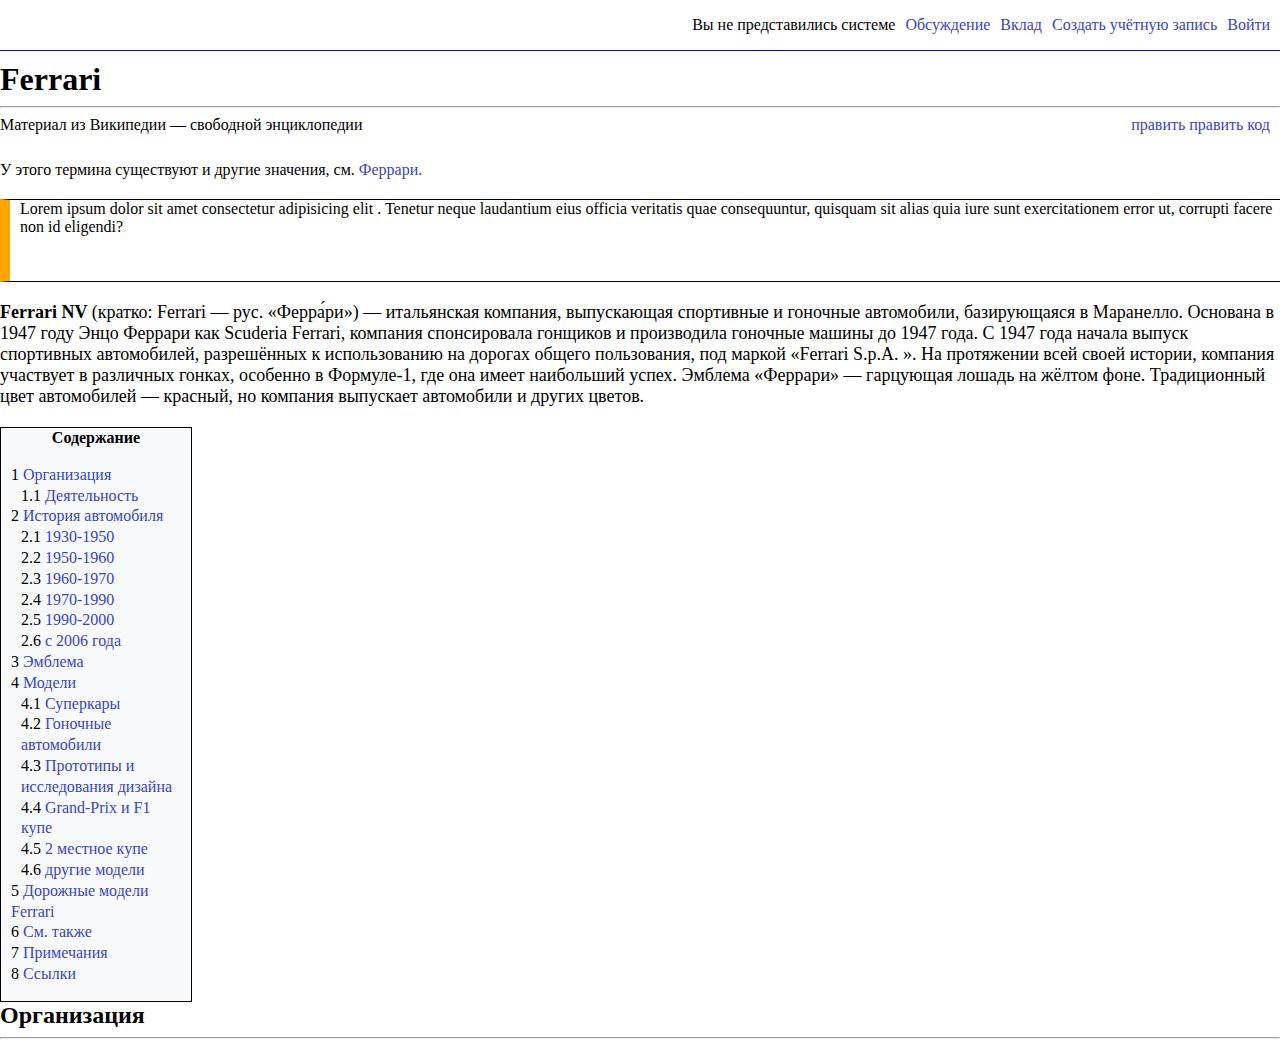
<file: practice/pr - 1/index.html>
<!DOCTYPE html>
<html lang="en">
<head>
    <meta charset="UTF-8">
    <meta name="viewport" content="width=device-width, initial-scale=1.0">
    <title>Ferrari</title>
    <link rel="shortcut icon" href="/practice/pr%20-%201/image/wikipedia.ico" type="img/x-icon">
    <link rel="stylesheet" href="style/style.css">
</head>
<body>
    <header class="header">
        <nav class="nav">
            <ul>
                <li>Вы не представились системе</li>
                <li><a href="#">Обсуждение</a></li>
                <li><a href="#">Вклад</a></li>
                <li><a href="#">Создать учётную запись</a></li>
                <li><a href="#">Войти</a></li>
            </ul>
        </nav>
    </header>

    <div class="title">
        <div class="container">
            <h1>Ferrari</h1><hr>
            <div class="subtitle">
                <p>Материал из Википедии — свободной энциклопедии</p>
                <div class="subtitle__item">
                    <a href="#">править</a>
                    <a href="#">править код</a>
                </div>
            </div>
        </div>
    </div>
    <section class="main">
        <div class="container">
            <p>У этого термина существуют и другие значения, см. <span><a href="#">Феррари.</a></span></p>
            <div class="main__box">
                <p>Lorem ipsum dolor sit amet consectetur adipisicing elit
                    . Tenetur neque laudantium eius officia veritatis quae
                    consequuntur, quisquam sit alias
                    quia iure sunt exercitationem error 
                    ut, corrupti facere non id eligendi?</p>
            </div>
            <div class="main__text">
                <p>
                    <strong>Ferrari NV </strong>(кратко: Ferrari — рус. «Ферра́ри») — итальянская компания,
                    выпускающая спортивные и гоночные
                    автомобили, базирующаяся в Маранелло. Основана в 1947 году Энцо Феррари как Scuderia Ferrari, 
                    компания спонсировала гонщиков и производила гоночные машины до 1947 года. С 
                    1947 года начала выпуск спортивных автомобилей, разрешённых к 
                    использованию на дорогах общего пользования, под маркой «Ferrari S.p.A.
                    ». На протяжении всей своей истории, компания участвует в различных 
                    гонках, особенно в Формуле-1, где она имеет наибольший успех. 
                    Эмблема «Феррари» — гарцующая лошадь на жёлтом фоне. Традиционный цвет автомобилей — 
                    красный, но компания выпускает автомобили и других цветов.
                </p>
            </div>
            <div class="main__list">
                <h2>Содержание</h2>
                <ol>
                    <li><a href="#">Организация</a>
                        <ol>
                            <li><a href="#">Деятельность</a></li>
                        </ol>
                    </li>
                    <li><a href="#">История автомобиля</a>
                        <ol>
                            <li><a href="#">1930-1950</a></li>
                            <li><a href="#">1950-1960</a></li>
                            <li><a href="#">1960-1970</a></li>
                            <li><a href="#">1970-1990</a></li>
                            <li><a href="#">1990-2000</a></li>
                            <li><a href="#">c 2006 года</a></li>
                        </ol>
                    </li>
                    <li><a href="#">Эмблема</a></li>
                    <li><a href="#">Модели</a>
                        <ol>
                            <li><a href="#">Суперкары</a></li>
                            <li><a href="#">Гоночные автомобили</a></li>
                            <li><a href="#">Прототипы и исследования дизайна</a></li>
                            <li><a href="#">Grand-Prix и F1 купе</a></li>
                            <li><a href="#">2 местное купе</a></li>
                            <li><a href="#">другие модели</a></li>
                        </ol>
                    </li>
                    <li><a href="#">Дорожные модели Ferrari</a></li>
                    <li><a href="#">См. также</a></li>
                    <li><a href="#">Примечания</a></li>
                    <li><a href="#">Ссылки</a></li>
                </ol>
            </div>
        </div>
    </section>

    <section class="about">
        <div class="container">
            <div class="about__item">
                <h2>Организация</h2>
                <hr>

            </div>
        </div>
    </section>

</body>
</html>
</file>
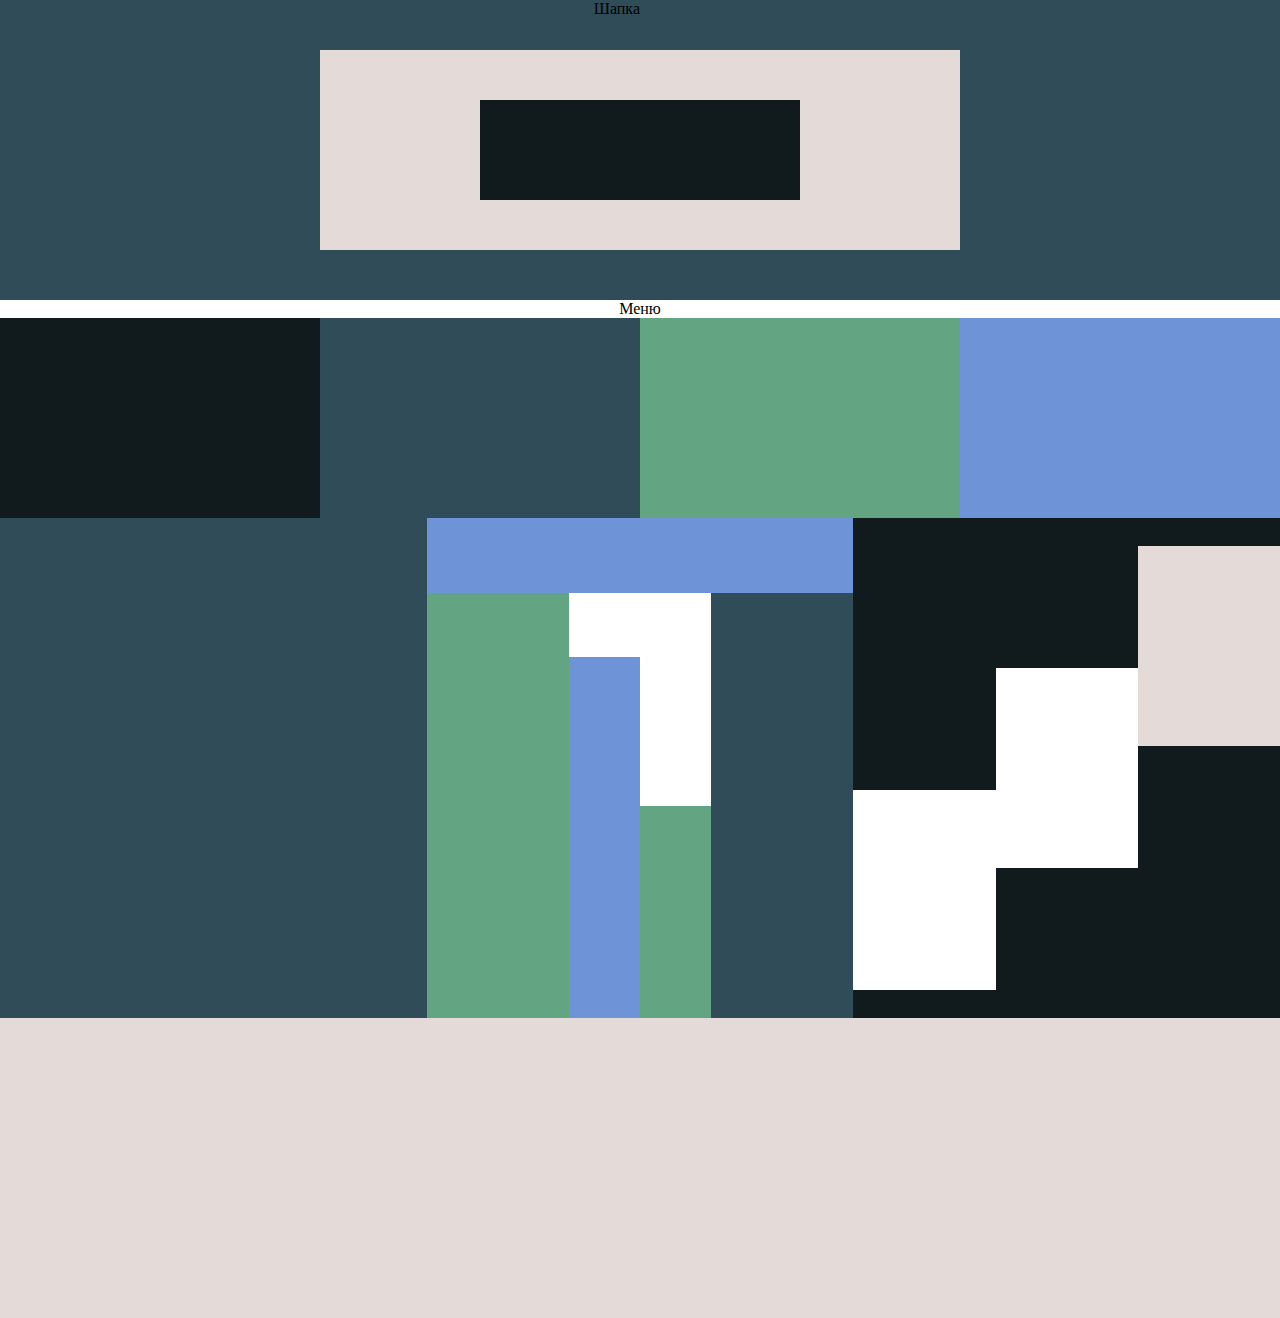
<file: practice/pr-2/index.html>
<!DOCTYPE html>
<html lang="en">
<head>
    <meta charset="UTF-8">
    <meta name="viewport" content="width=device-width, initial-scale=1.0">
    <title>Document</title>
    <link rel="stylesheet" href="style.css">
</head>
<body>
    <div class="d-flex bg-bl h-300 al-items">
        <p class="txt-cn">Шапка</p>
        <div class="d-flex bg-lgs h-200 w-50 al-items m-0-auto">
            <div class="bg-dbl h-100 w-50 m-0-auto"></div>
        </div>
    </div>
    
    <p>Меню</p>

    <div class="d-flex h-200">
        <div class="w-25 bg-dbl"></div>
        <div class="w-25 bg-bl"></div>
        <div class="w-25 bg-lgr"></div>
        <div class="w-25 bg-lgb"></div>
    </div>

    <p></p>

    <div class="d-flex h-500">
        <div class="d-flex w-33 bg-bl"></div>
        <div class="w-33 bg-lgs">
            <div class="w-100 h-p15 bg-lgb"></div>
            <div class="d-flex w-100 h-p85 bg-wh">
                <div class="w-33 bg-lgr"></div>
                <div class="d-flex w-33 bg-wh">
                    <div class="al-snd w-50 bg-lgb h-p85"></div>
                    <div class="al-snd w-50 bg-lgr h-p50"></div>
                </div>
                <div class="w-33 bg-bl"></div>
            </div>
        </div>
        <div class="d-flex w-33 bg-dbl">
            <div class="d-flex f-dr al-snd w-33">
                <div class="mr-b-20 h-200 bg-wh"></div>
            </div>
            <div class="d-flex f-dr al-scn w-33">
                <div class="h-200 bg-wh"></div>
            </div>
            <div class="d-flex f-dr al-sst w-33">
                <div class="mr-t-20 h-200 bg-lgs"></div>
            </div>
        </div>
    </div>

    <div class="h-300 bg-lgs"></div>
</body>
</html>
</file>
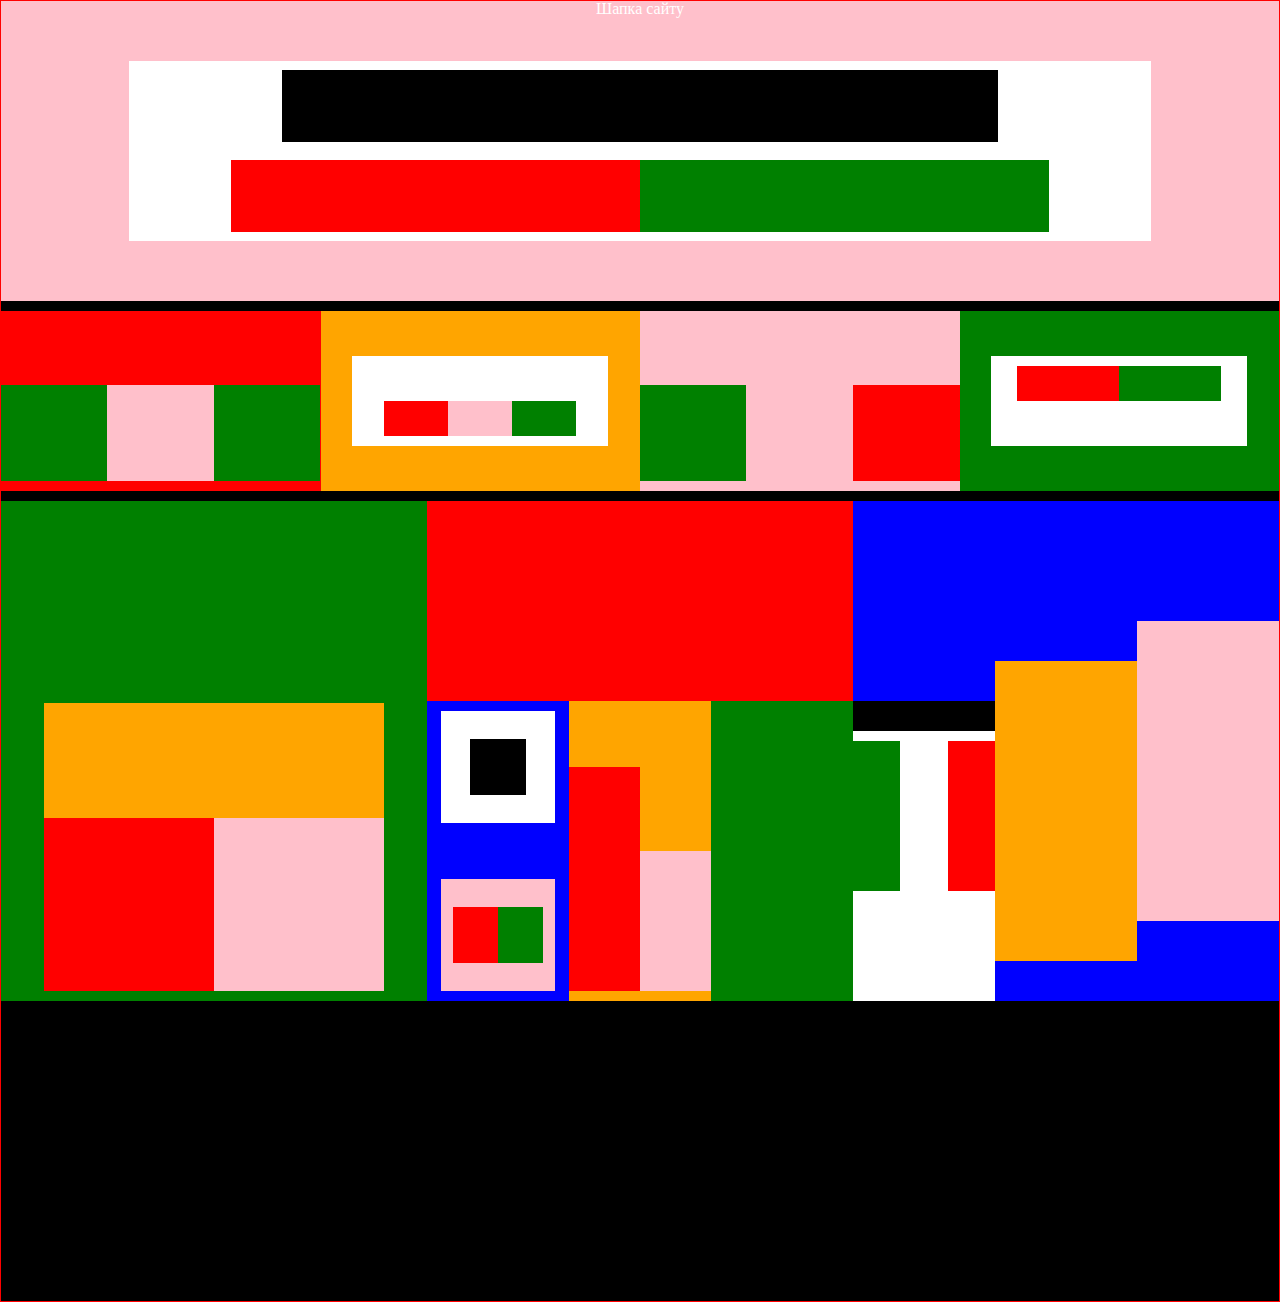
<file: practice/pr-3/index.html>
<!doctype html>
<html lang="en">
<head>
    <meta charset="UTF-8">
    <meta name="viewport"
          content="width=device-width, user-scalable=no, initial-scale=1.0, maximum-scale=1.0, minimum-scale=1.0">
    <meta http-equiv="X-UA-Compatible" content="ie=edge">
    <title>Document</title>
    <link rel="stylesheet" href="style.css">
</head>
<body>
    <header class="d-flex js-center h-300p bg-pink">
        <p>Шапка сайту</p>
        <div class="d-flex js-center f-wrap w-80 h-60 bg-white">
            <div class="w-70 h-40 bg-black"></div>

            <div class="d-flex js-center w-80 h-40">
                <div class="w-50 h-100 bg-red"></div>
                <div class="w-50 h-100 bg-green"></div>
            </div>


<!--            <div class="w-70 h-40 bg-black"></div>-->
<!--            <div class="w-40 h-40 bg-red"></div>-->
<!--            <div class="w-40 h-40 bg-green"></div>-->
        </div>
    </header>
    <section class="d-flex w-100 h-200p pd bg-black">
        <div class="d-flex al-items pd w-25 h-100 bg-red">
            <div class="w-33 h-60 bg-green"></div>
            <div class="w-33 h-60 bg-pink"></div>
            <div class="w-33 h-60 bg-green"></div>
        </div>
        <div class="d-flex js-center w-25 h-100 bg-orange">
            <div class="d-flex js-center pd al-items w-80 h-50 bg-white">
                <div class="w-25 h-50 bg-red"></div>
                <div class="w-25 h-50 bg-pink"></div>
                <div class="w-25 h-50 bg-green"></div>
            </div>
        </div>
        <div class="d-flex al-items js-sb pd w-25 h-100 bg-pink">
            <div class="w-33 h-60 bg-green"></div>
            <div class="w-33 h-60 bg-red"></div>
        </div>
        <div class="d-flex js-center w-25 h-100 bg-green">
            <div class="d-flex js-center al-items-top pd w-80 h-50 bg-white">
                <div class="w-40 h-50 bg-red"></div>
                <div class="w-40 h-50 bg-green"></div>
            </div>
        </div>
    </section>
    <section class="d-flex w-100 h-500p">
        <div class="d-flex al-items pd w-33 h-100 bg-green">
            <div class="m-0-auto w-80 h-60 bg-white">
                <div class="w-100 h-40 bg-orange"></div>
                <div class="d-flex w-100 h-100">
                    <div class="w-50 h-60 bg-red"></div>
                    <div class="w-50 h-60 bg-pink"></div>
                </div>
            </div>
        </div>
        <div class="d-flex al-items w-33 h-100 bg-red">
            <div class="d-flex w-100 h-60">
                <div class="d-flex f-dir js-sb w-33 pd h-100 bg-blue">
                    <div class="d-flex js-center m-0-auto w-80 h-40 bg-white">
                        <div class="m-0-auto w-50 h-50 bg-black"></div>
                    </div>
                    <div class="d-flex js-center m-0-auto w-80 h-40 bg-pink">
                        <div class="w-40 h-50 bg-red"></div>
                        <div class="w-40 h-50 bg-green"></div>
                    </div>
                </div>
                <div class="d-flex al-items pd w-33 h-100 bg-orange">
                    <div class="w-50 h-80 bg-red"></div>
                    <div class="w-50 h-50 bg-pink"></div>
                </div>
                <div class="w-33 h-100 bg-green"></div>
            </div>
        </div>
        <div class="d-flex al-items w-33 h-100 bg-blue">
            <div class="d-flex f-dir w-33 h-60 bg-white">
                <div class="w-100 h-10 bg-black"></div>
                <div class="d-flex al-items-top pd js-center js-sb h-90">
                    <div class="w-33 h-60 bg-green"></div>
                    <div class="w-33 h-60 bg-red"></div>
                </div>
            </div>
            <div class="m-b-40 w-33 h-60 bg-orange"></div>
            <div class="d-flex m-b-80 w-33 h-60 bg-pink"></div>
        </div>
    </section>
    <footer class="w-100 h-300p bg-black"></footer>
</body>
</html>
</file>
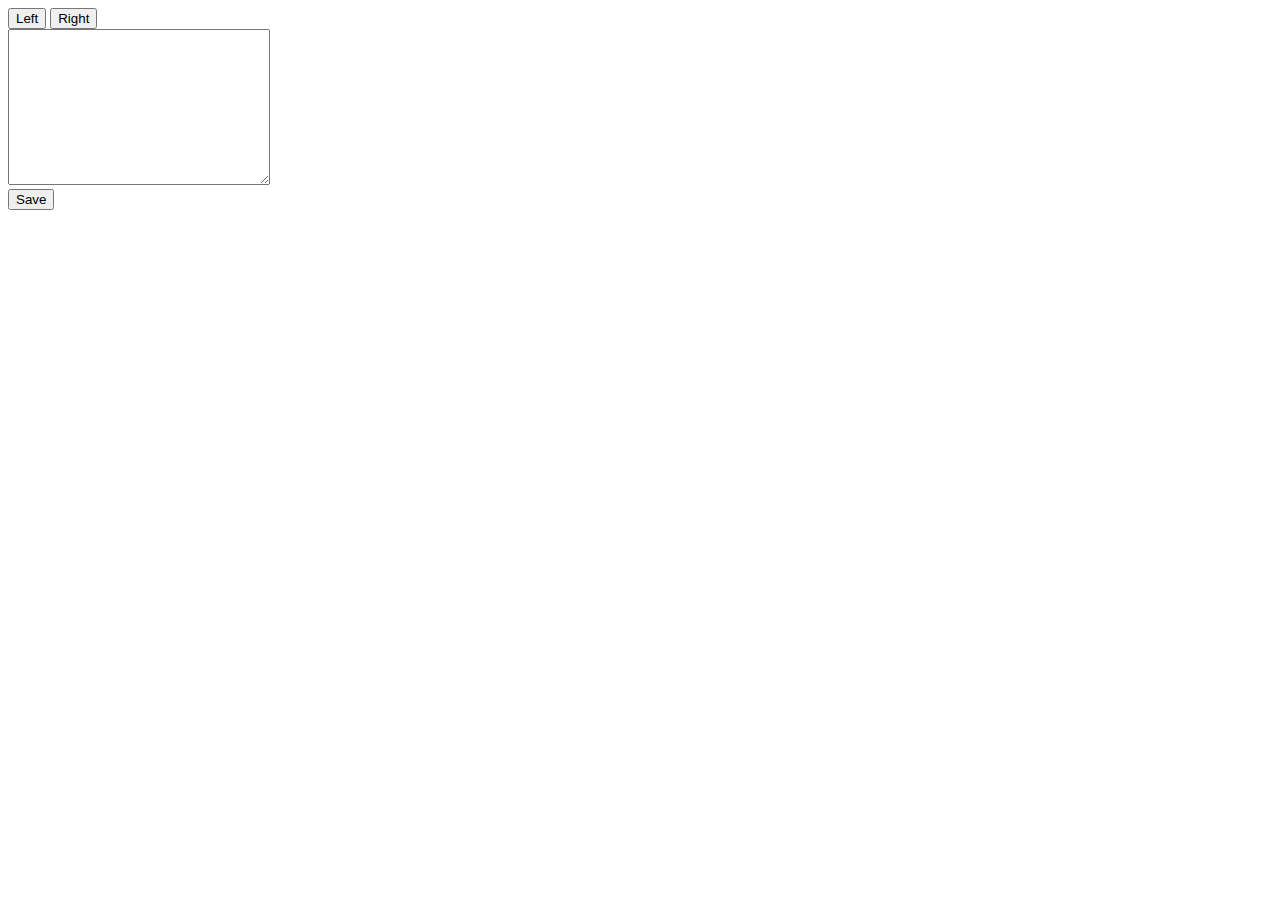
<file: js/homework/js-8/index.html>
<!doctype html>
<html lang="en">
<head>
    <meta charset="UTF-8">
    <meta name="viewport"
          content="width=device-width, user-scalable=no, initial-scale=1.0, maximum-scale=1.0, minimum-scale=1.0">
    <meta http-equiv="X-UA-Compatible" content="ie=edge">
    <title>Document</title>
</head>
<body>



<!--<textarea name="text" id="textarea" cols="30" rows="10"></textarea>-->

<!--<fieldset>-->
<!--    <legend>Form</legend>-->
<!--    <form id="form" oninput="saveForm(this)">-->
<!--        <textarea name="area1" id="area1" cols="30" rows="10"></textarea>-->
<!--        <input type="text" name="input1" id="input1">-->
<!--        <input type="number" name="input2" id="input2">-->
<!--        <input type="checkbox" name="check" id="check" value=false>-->
<!--        <input type="radio" name="radio" id="radio1" value=false>-->
<!--        <input type="radio" name="radio" id="radio2" value=false>-->
<!--        <select name="select" id="select">-->
<!--            <option value="">A</option>-->
<!--            <option value="">B</option>-->
<!--            <option value="">C</option>-->
<!--            <option value="">D</option>-->
<!--        </select>-->
<!--    </form>-->
<!--</fieldset>-->


<div>
    <input type="button" id="arrow-left" value="Left">
    <input type="button" id="arrow-right" value="Right">
</div>

<textarea name="text" id="text" cols="30" rows="10"></textarea>
<br>
<input type="button" id="save" value="Save">




<script src="app.js"></script>
</body>
</html>
</file>
<file: style/style.css>
*,
::before,
::after{
    box-sizing: border-box;
}

body {
    margin: 0;
}

h1, h2, h3, h4, h5, h6, p {
    margin: 0;
}

a {
    text-decoration: none;
    color: #3745C6;
}

li {
    list-style-type: none;
}

.header {
    display: flex;
    justify-content: flex-end;
    border-bottom: 1px solid blue;
}

.nav ul{
    display: flex;
}

.nav ul li {
    margin-right: 10px;
}

.title {
    height: 90px;
    margin-bottom: 20px;
}

.container {
    float: right;
    max-width: 1700px;
    width: 100%;
}

.title h1 {
    margin-top: 10px;
}

.subtitle {
    display: flex;
    justify-content: space-between;
}

.subtitle__item {
    margin-right: 10px;
}

.main__box {
    margin: 20px auto;
    height: 83px;
    width: 1300px;
    border: 1px solid #000000;
    border-left: 10px solid orange;
}

.main__box p {
    margin-left: 10px;
}

.main__text {
    font-size: 18px;
}

.main__list {
    width: 25%;
    margin-top: 20px;
    border: 1px solid black;
}

.main__list h2{
    font-size: 16px;
    text-align: center;
}

.main__list ol {
    counter-reset: item;
}

.main__list li {
    display: block;
}

.main__list li::before {
    content: counters(item, ".") " ";
    counter-increment: item;
}
</file>
<file: homework/hw - 1/style/style.css>
body {
    background-color: #d1c7da;
}

p {
    margin: 0;
}

.container {
    display: flex;
    justify-content: space-between;
    margin: 0 auto;
    width: 1280px;
    /* border: 1px solid black; */
    background-color: #cebddd;
}

.dishes {
    padding: 15px;
    /* border: 1px solid black; */
    width: 22%;
}

.dishes__item {
    color: #43464a;
}

.dishes__img {
    display: block;
    width: 100%;
    height: 200px;
    background-repeat: no-repeat;
    margin: 0 auto;
    background-size: cover;
}
</file>
<file: homework/hw - 2/style.css>
body {
    margin: 0;
}

.clearfix {
    clear: both;
}

.wrap {
    padding: 5px;
    width: 1000px;
    height: 600px;
}

.wide {
    width: 100%;
    height: 100px;
}

.f-l {
    float: left;
}

.w-20 {
    width: 20%;
}

.w-30 {
    width: 30%;
}

.h-400 {
    height: 400px;
}

.bg-org {
    background-color: orange;
}

.bg-red {
    background-color: red;
}

.bg-gr {
    background-color: green;
}

.bg-bl {
    background-color: blue;
}

.bg-black {
    background-color: black;
}
</file>
<file: homework/ukrpravda/style.css>
* {
    margin: 0;
    padding: 0;
    box-sizing: border-box;
    font-family: 'Fira Sans', sans-serif;
}
a{
    text-decoration: none;
}
.container {
    max-width: 1296px;
    margin: 0 auto;
}

.menu__top,
.menu__bootom {
    display: flex;
    justify-content: center;
    align-items: center;
    list-style: none;
    padding: 10px 0 8px 0;
    background-color: #fff;
}
.menu__top-item {
    padding: 0 8px;
    font-size: 11px;
    line-height: 1.4em;
    text-transform: uppercase;
    font-weight: 800;
}
.menu__top-link {
    color: #1a1a1a;
}
.menu__top-link:hover {
    opacity: 0.72;
}

.menu__top-link.active{
    color:#900022;
}
.menu {
    background-color: #7e0019;
    padding: 12px 0;
}
.menu__midle {
    display: flex;
    align-items: center;
}
.sections{
    flex-basis: 33.3333%;
}

.fa-bars {
    float: left;
    font-size: 24px;
    color: white;
    cursor: pointer;
}

.sections a {
    float: left;
    text-decoration: none;
    text-transform: uppercase;
    color: white;
    line-height: 24px;
    font-size: 12px;
    margin-left: 12px;
    font-weight: 800;
    cursor: pointer;
}
.logo{flex-basis: 33.3333%;}

.logo svg {
    display: block;
    margin: 0 auto;
    width: 329px;
}
.logo__title {
    font-size: 11px;
    text-transform: uppercase;
    color: #fff;
    text-align: center;
}
.language {
    display: flex;
    justify-content: flex-end;
    align-items: center;
    flex-basis: 33.3333%;
}
.language a span {
    color: white;
    font-weight: 800;
    text-transform: uppercase;
}
.language__ua {
    opacity: 0.5;
}
.language__link {
    border: #fff 3px solid;
    background: #b30c1d;
    color: white;
    font-size: 12px;
    text-transform: uppercase;
    font-weight: 800;
    border-radius: 20px;
    line-height: 30px;
    padding: 0 15px;
    cursor: pointer;
    margin-left: 10px;
}
.menu__bottom-hr {
    background-color: #fff;
    border-bottom: 1px solid #e3e3e3;
}
.menu__bottom-item {
    padding: 0 8px;
    font-size: 14px;
    line-height: 1.4em;
    text-transform: uppercase;
    font-weight: 800;
}
.menu__bottom-item a {
    color: #1a1a1a;
}
.menu__bottom-item a:hover {
    opacity: 0.72;
}
.menu__bottom-item a.active{
    color:#900022;
}

/*            Header                  */

/*                Main               */


.covid__statistics  {
    display: flex;
    justify-content: space-between;
    align-items: center;
}
.covid__title {
    margin-top: 25px;
    margin-bottom: 10px;
    font-size: 18px;
    text-transform: uppercase;
    font-weight: normal;
    color: #900022;
}
.covid__statistics-data {
    flex-basis: 25%;
    border: 1px solid  #e3e3e3;
    padding: 13px 12px;
}
.covid__statistics-data + .covid__statistics-data {
    margin-left: 10px;
}
.covid__statistics-data p {
    font-size: 11px;
    text-transform: uppercase;
}
.today {
    font-weight: bold;
    font-size: 36px;
}
.covid__statistics-data img {
    width: 100px;
    height: 30px;
}
.more {
    color: #900022
}
.covid__text {
    font-size: 13px;
    color: #111;
    padding-top: 5px;
    padding-bottom: 10px;
}
.covid__map {
    font-size: 12px;
    color: #900022;
    text-transform: uppercase;
}
.uk__news {
    display: flex;
    justify-content: space-between;
    padding: 20px 0 20px 0;
}
.uk__news-pol {
    height: auto;
    flex-basis: 25%;
}
.uk__news-sport {
    height: auto;
    flex-basis: 25%;
    padding: 0 12px;
    cursor: pointer;
}
.uk__news-sport img{
    width: 100%;
    height: 168px;
}
.uk__news-sport h3 {
    padding: 11px 0 15px 0;
    border-bottom: 1px solid #e3e3e3;
}
.covir__record,
.uk__news-world {
    color: #1a1a1a;
    font-weight: 800;
    font-size: 1.1em;
    line-height: 1.1em;
    cursor: pointer;
    padding: 15px 0 15px 0;
    border-bottom: 1px solid #e3e3e3;
}
.last__news {
    color: #1a1a1a;
    font-weight: 800;
    font-size: 1.1em;
    line-height: 1.1em;
    cursor: pointer;
    padding: 15px 0 0 0;
}
.all__news {
    font-size: 12px;
    text-transform: uppercase;
    color: #900022;
    font-weight: 400;
    position: relative;
    left: 0;
    top: 48%;
}
.covir__record span {
    font-size: 10px;
    font-weight: 400;
    font-style: normal;
    text-transform: uppercase;
    color: #900022;
    background: #eeeff0;
    padding: 1px 6px 0;
    margin-right: 8px;
    vertical-align: middle;
}
.uk__news-world:hover,
.covir__record:hover,
.last__news:hover,
.news-spotr-today:hover h3 {
    color: #900022;
}
.news__vova,
.news__poroshenko {
    padding: 0 12px 12px 0;
}
.news__vova a,
.news__poroshenko a {
    color: #1a1a1a;
    font-weight: 800;
    display: block;
    font-size: 1.1em;
    padding: 11px 0 5px 0;
    line-height: 1.1em;
}
.news__vova a:hover,
.news__poroshenko a:hover {
    color: #900022;
}

.uk__news-kiev {
    flex-basis: 50%;
    padding: 0 0 20px 12px;
}
.uk__news-kiev img {
    width: 100%;
}
.uk__news-kiev h3 {
    font-size: 32px;
    letter-spacing: 1px;
    padding: 5px 0;
    line-height: 1.1em;
    align-self: flex-end;
    cursor: pointer;
}
.uk__news-kiev h3:hover {
    color: #900022;
}
.uk__news-kiev p {
    font-size: 13px;
    text-transform: uppercase;
    color: #888;
    padding: 5px 0;
    line-height: 1.1em;
    font-weight: 300;
}

/*         uk-news       */
/*            news__time         */
section.news__time {
    display: flex;
    padding-bottom: 30px;
}
.last__news-time {
    flex-basis: 25%;
    padding: 0 12px 12px 0;
}

.last__news-time h6 {
    font-size: 14px;
    font-weight: 800;
    text-transform: uppercase;
    color: #900022;
    border-top: 1px solid #900022;
    line-height: 22px;
    padding: 15px 0;
}

.last__news-time .time {
    font-size: 10px;
    line-height: 16px;
    text-transform: uppercase;
    padding-bottom: 1px;
    color: #888;
}
.time__news-text {
    cursor: pointer;
    font-size: 16px;
    line-height: 1.2em;
    color: #1a1a1a;
    padding-bottom: 10px;
}
.time__news-text:hover {
    color: #900022;
}
.time__news {
    margin-bottom: 5px;
    border-bottom: 1px solid #e3e3e3;
}
.time__news.last {
    border-bottom: none;
}

.news__detail {
    flex-basis: 50%;
    padding: 0 0 12px 12px;
}
.news__detail-title {
    border-top: 1px solid #900022;
    font-size: 14px;
    font-weight: 800;
    text-transform: uppercase;
    color: #900022;
    border-top: 1px solid #900022;
    line-height: 22px;
    padding: 15px 0;
}
.news__img {
    display: flex;
    justify-content: space-between;
    flex-wrap: wrap;
    margin-bottom: 20px;
}
.news__img-1,
.news__img-2,
.news__img-3 {
    flex-basis: 50%;
    padding-right: 12px;
    padding-bottom: 24px;
}
.news__img-1 img,
.news__img-2 img,
.news__img-3 img {
    width: 100%;
}

.news__img-4 {
    position: relative;
    flex-basis: 50%;
    height: auto;
    background: #3b3b3e;
    padding: 12px;
}
.news__img-4 p {
    color: #fff;
    font-size: 12px;
    font-weight: 800;
    text-transform: uppercase;
    padding: 10px 12px 12px 12px;
}
.news__img-4 img {
    width: 100%;
}
.video__play {
    position: absolute;
    bottom: 102px;
    left: 25px;
    display: inline-block;
    width: 50px;
    height: 50px;
    border-radius: 50%;
    background-color: #900229;
}
.video__title {
    cursor: pointer;
    font-size: 1.2em;
    color: #fff;
    padding: 13px 0 5px 0;
}
.video__title:hover {
    opacity: 0.72;
}

.news__img-1 h3,
.news__img-2 h3,
.news__img-3 h3 {
    cursor: pointer;
    font-size: 1.22em;
    padding: 13px 0 5px 0;
    line-height: 1.1em;
}
.news__img-1:hover h3,
.news__img-2:hover h3,
.news__img-3:hover h3 {
    color: #900022;
}
.news__img-1 p,
.news__img-2 p,
.news__img-3 p {
    font-size: 0.7em;
    text-transform: uppercase;
    color: #888;
    padding: 5px 0;
    line-height: 1.1em;
    font-weight: 300;
}
.save__arsen {
    padding: 20px 0 20px 0;
}

.save__arsen-title {
    cursor: pointer;
    font-size: 35px;
    padding: 5px 0;
    line-height: 1.1em;
}
.save__arsen-title:hover {
    color: #900022;
}
.save__arsen p {
    font-size: 13px;
    text-transform: uppercase;
    color: #888;
    padding: 5px 0;
    line-height: 1.1em;
    font-weight: 300;
}
.news__img-5 {
    flex-basis: 48%;
    margin-right: 12px;
    height: auto;
    background: #eeeff0;
    padding: 10px 10px 0 10px;
    margin-bottom: 30px;
}
.news__img-5 p {
    color: #900022;
    font-size: 12px;
    font-weight: 800;
    text-transform: uppercase;
    padding-top: 5px;
}
.news__img-5 img {
    width: 123px;
    height: 123px;
    margin: 0 auto;
    border-radius: 50%;
    filter: grayscale(100%);
    display: block;
}
.news__img-5 h3 {
    cursor: pointer;
    font-size: 1.22em;
    padding: 13px 0 5px 0;
    line-height: 1.1em;
}
.news__img-5 h3:hover {
    color: #900022;
}
.news__img-5 .name {
    color: #900022;
    font-size: 12px;
    font-weight: 400;
    text-transform: uppercase;
    line-height: 1.2em;
}
.news__img-5 span {
    color: #888;
    font-weight: 300;
    font-size: 12px;
}

.uk__news-link {
    font-size: 18px;
    text-transform: uppercase;
    color: #900022;
    display: block;
    padding-left: 12px;
}
.time__news-link {
    font-size: 18px;
    text-transform: uppercase;
    color: #900022;
    display: block;
    margin-top: 15px;
}


/*          columns      */
.columns {

}
.columns__news {
    display: flex;
    justify-content: space-between;
    flex-wrap: wrap;
    width: 75%;
    height: auto;
}
.columns__news-1{
    flex-basis: 66%;
    padding: 0 12px;
    background-color: #111;
    height: 200px;
}
.columns__news-2,
.columns__news-3,
.columns__news-4,
.columns__news-5 {
    flex-basis: 33.333%;
    padding: 0 12px;
    height: 200px;
    background-color: #111;
}

.columns__blog{
    width: 25%;
}
</file>
<file: practice/pr - 1/style/style.css>
*,
::before,
::after{
    box-sizing: border-box;
}

html {
    height: 100%;
}

body {
    height: 100%;
    margin: 0;
}

h1, h2, h3, h4, h5, h6, p {
    margin: 0;
}

a {
    text-decoration: none;
    color: #3745C6;
}

li {
    list-style-type: none;
}

.header {
    display: flex;
    justify-content: flex-end;
    border-bottom: 1px solid blue;
}

.nav ul{
    display: flex;
}

.nav ul li {
    margin-right: 10px;
}

.title {
    height: 90px;
    margin-bottom: 20px;
}

.container {
    float: right;
    max-width: 1700px;
    width: 100%;
}

.title h1 {
    margin-top: 10px;
}

.subtitle {
    display: flex;
    justify-content: space-between;
}

.subtitle__item {
    margin-right: 10px;
}

.main__box {
    margin: 20px auto;
    height: 83px;
    width: 1300px;
    border: 1px solid #000000;
    border-left: 10px solid orange;
}

.main__box p {
    margin-left: 10px;
}

.main__text {
    font-size: 18px;
}

.main__list {
    background-color: #F8F9FA;
    width: 15%;
    line-height: 1.3em;
    margin-top: 20px;
    border: 1px solid black;
}

.main__list h2{
    font-size: 16px;
    text-align: center;
}

.main__list ol {
    padding: 0 5px 0 10px;
    counter-reset: item;
}

.main__list li {
    margin: 0;
    display: block;
}

.main__list li::before {
    content: counters(item, ".") " ";
    counter-increment: item;
}
</file>
<file: practice/pr-2/style.css>
* {
    box-sizing: border-box;
}

body {
    background-color: #fff;
    margin: 0;
    padding: 0;
}

.txt-cn {
    position: absolute;
    top: 0;
    right: 50%;
}

p {
    text-align: center;
    margin: 0;
}

.bg-wh {
    background-color: #ffffff;
}

.bg-lgs {
    background-color: #e4dbd9;
}

.bg-lgb {
    background-color: #6e93d6;
}

.bg-lgr {
    background-color: #63a583;
}

.bg-bl {
    background-color:#2f4c58;
}

.bg-dbl {
    background-color: #111b1e;
}

.d-flex {
    display: flex;
}

.m-0-auto {
    margin: 0 auto;
}

.h-500 {
    height: 500px;
}

.h-300 {
    height: 300px;
}

.h-200 {
    height: 200px;
}

.h-100 {
    height: 100px;
}

.w-100 {
    width: 100%;
}

.w-50 {
    width: 50%;
}

.w-33 {
    width: 33.33333%;
}

.w-25 {
    width: 25%;
}

.js-center {
    justify-content: center;
}

.f-dr {
    flex-direction: column;
}

.al-items {
    align-items: center;
}

.al-sst {
    align-self: flex-start;
}

.al-scn {
    align-self: center;
}

.al-snd {
    align-self: flex-end;
}

.mr-t-20 {
    margin-top: 20%;
}

.mr-b-20 {
    margin-bottom: 20%;
}

.h-p15{
    height: 15%;
}

.h-p50 {
    height: 50%;
}

.h-p85 {
    height: 85%;
}

.h-p100 {
    height: 100%;
}
</file>
<file: practice/pr-3/style.css>
* {
    padding: 0;
    margin: 0;
    box-sizing: border-box;
}

body {
    margin: 0 auto;
    width: 1280px;
    border: 1px solid red;
    color: #fff;
}

p {
    position: absolute;
    top: 0;
    margin: 0;
    padding: 0;
}

.m-0-auto {
    margin: 0 auto;
}

.m-b-40 {
    margin-bottom: 40px;
}

.m-b-80 {
    margin-bottom: 80px;
}

.pd {
    padding: 10px 0;
}

.d-flex {
    display: flex;
}

.f-dir {
    flex-direction: column;
}

.js-center {
    justify-content: center;
    align-items: center;
}

.js-sb {
    justify-content: space-between;
}

.al-items {
    align-items: flex-end;
}

.al-items-top {
    align-items: flex-start;
}


.f-wrap {
    flex-wrap: wrap;
}

.w-25 {
    width: 25%;
}

.w-33 {
    width: 33.33333%;
}

.w-40 {
    width: 40%;
}

.w-50 {
    width: 50%;
}

.w-70 {
    width: 70%;
}

.w-80 {
    width: 80%;
}

.w-100 {
    width: 100%;
}

.h-10 {
    height: 10%;
}

.h-40 {
    height: 40%;
}

.h-50 {
    height: 50%;
}

.h-60 {
    height: 60%;
}

.h-80 {
    height: 80%;
}

.h-90 {
    height: 90%;
}

.h-100 {
    height: 100%;
}

.h-200p {
    height: 200px;
}

.h-300p {
    height: 300px;
}

.h-500p {
    height: 500px;
}

.bg-pink {
    background-color: pink;
}

.bg-white {
    background-color: #fff;
}

.bg-black {
    background-color: #000;
}

.bg-red {
    background-color: red;
}

.bg-green {
    background-color: green;
}

.bg-orange {
    background-color: orange;
}

.bg-blue {
    background-color: blue;
}
</file>
